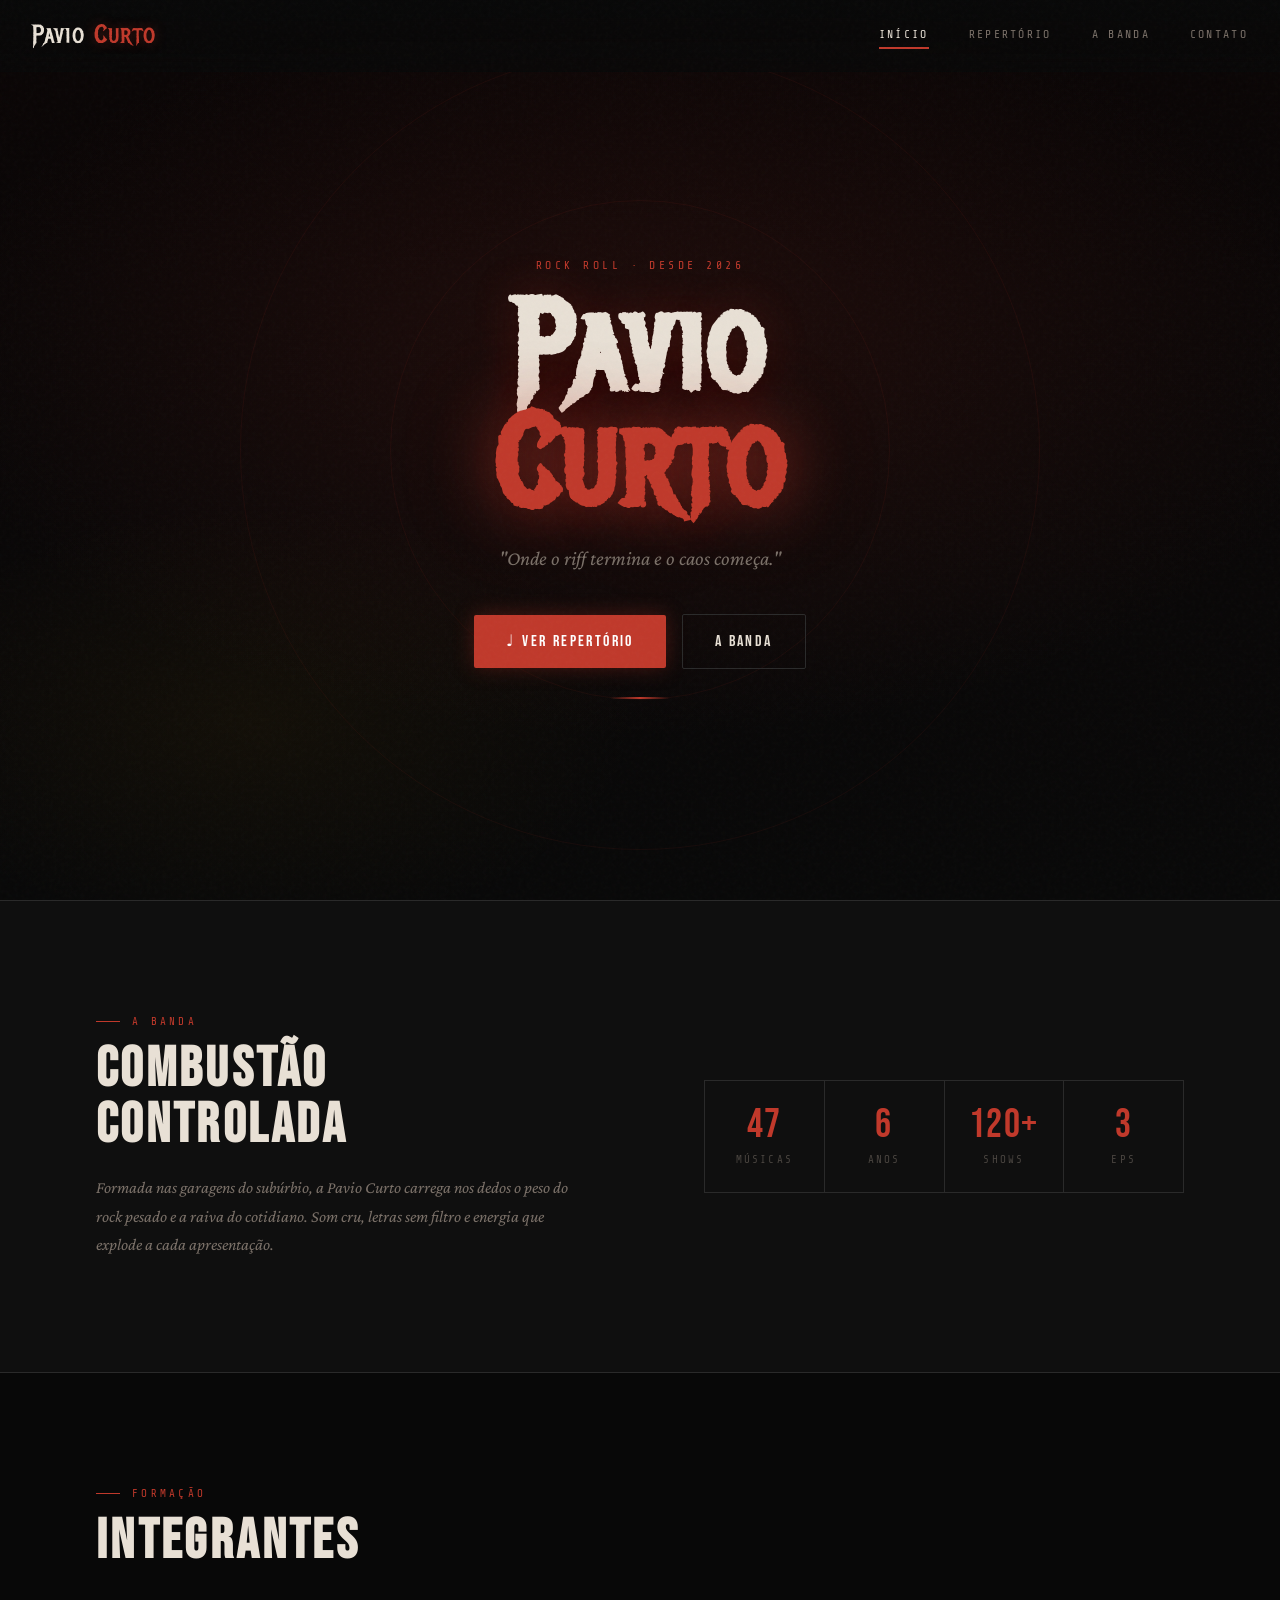
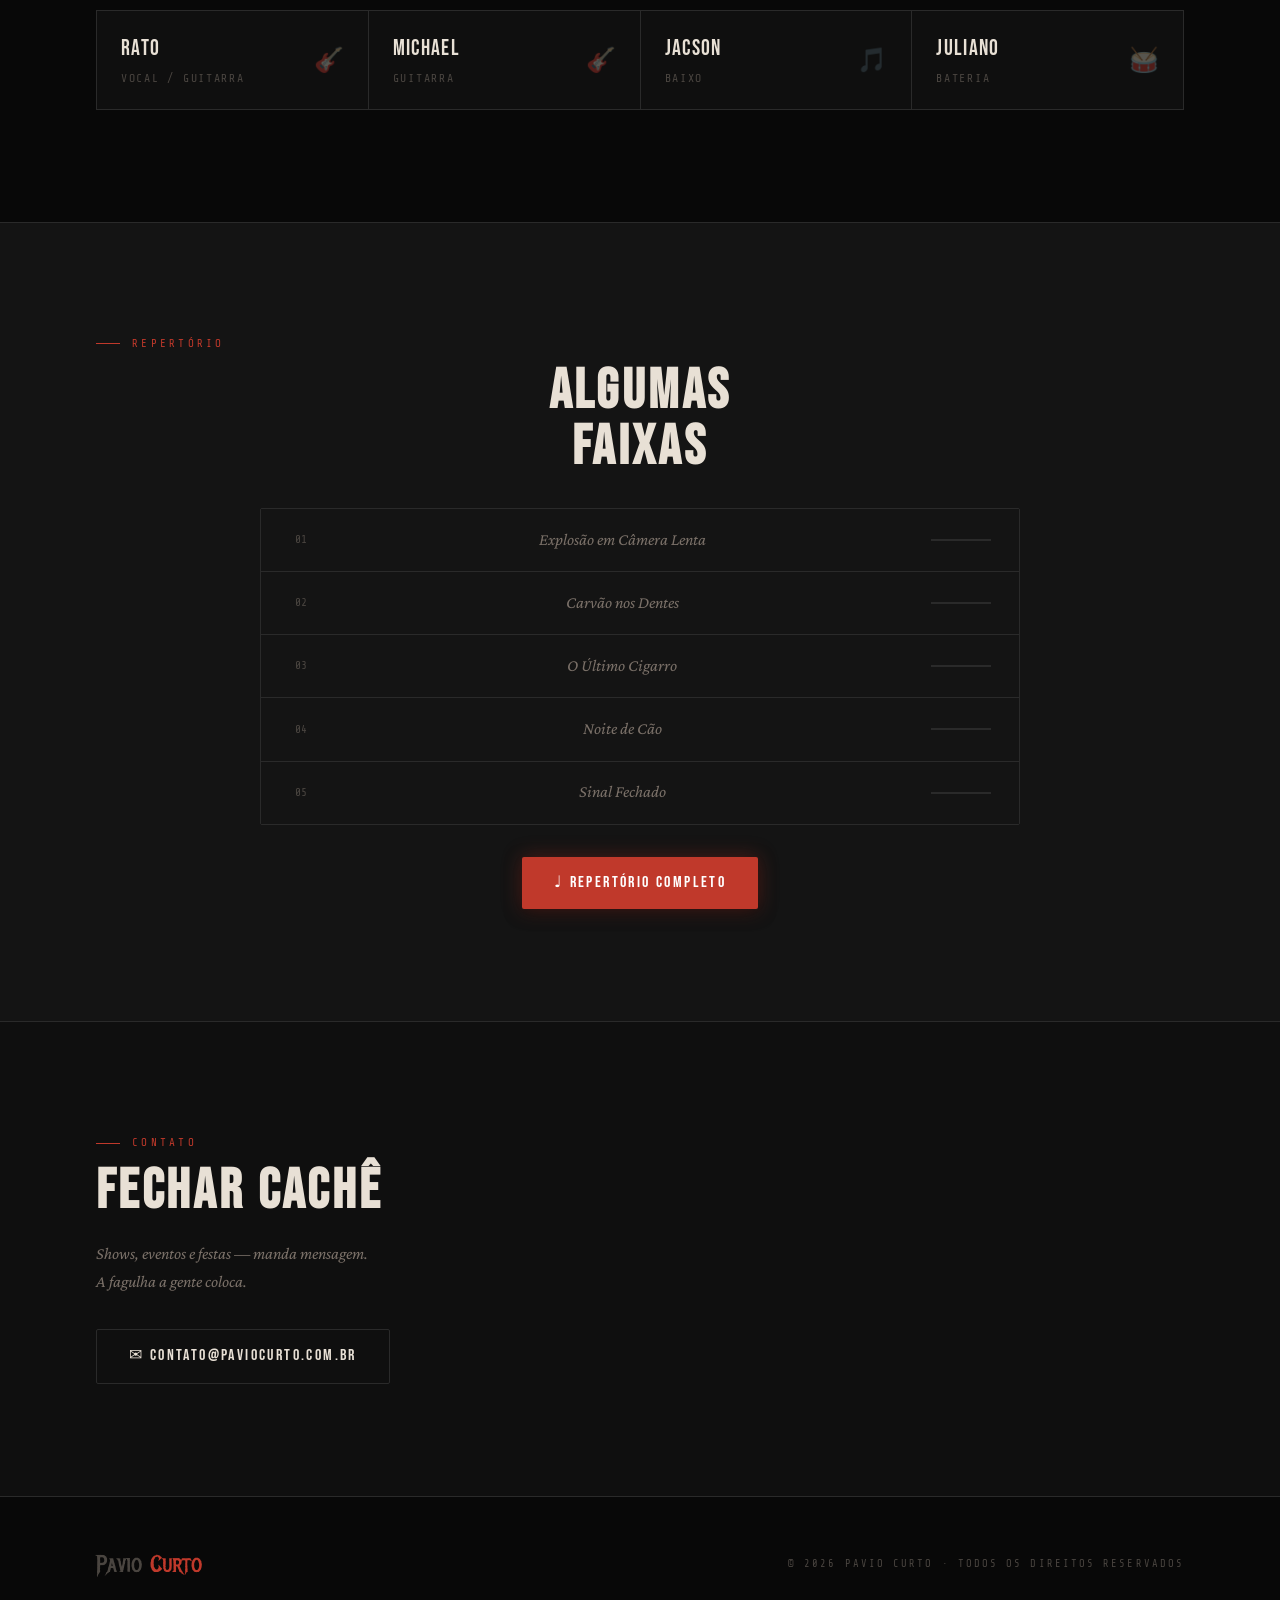
<file: index.html>
<!DOCTYPE html>
<html lang="pt-BR">
<head>
  <meta charset="UTF-8" />
  <meta name="viewport" content="width=device-width, initial-scale=1.0" />
  <meta name="description" content="Pavio Curto — Banda de Rock. Músicas, repertório e cifras." />
  <meta name="theme-color" content="#080808" />
  <title>Pavio Curto — Banda de Rock</title>

  <!-- Fonts preconnect -->
  <link rel="preconnect" href="https://fonts.googleapis.com" />
  <link rel="preconnect" href="https://fonts.gstatic.com" crossorigin />

  <!-- CSS -->
   <link rel="stylesheet" href="css/mobile.css">
  <link rel="stylesheet" href="css/repertorio.css" />
  <link rel="stylesheet" href="css/screens.css" />
  <link rel="stylesheet" href="css/cifra.css">
</head>
<body>

  <!-- ═══ NAV ═══════════════════════════════════ -->
  <nav class="nav" role="navigation" aria-label="Navegação principal">
    <a href="index.html" class="nav__logo" aria-label="Pavio Curto — Início">
      Pavio <span>Curto</span>
    </a>
    <button class="nav__toggle" aria-label="Abrir menu" aria-expanded="false" aria-controls="mainMenu">
      <span></span><span></span><span></span>
    </button>
    <div class="nav__menu" id="mainMenu" role="menu">
      <a href="index.html" role="menuitem">Início</a>
      <a href="pages/repertorio.html" role="menuitem">Repertório</a>
      <a href="#banda" role="menuitem">A Banda</a>
      <a href="#contato" role="menuitem">Contato</a>
    </div>
  </nav>

  <!-- ═══ PAGE WRAPPER ══════════════════════════ -->
  <div class="page-wrapper">

    <!-- ─── HERO ─────────────────────────────── -->
    <section class="hero" aria-labelledby="hero-title">
      <div class="hero__bg" aria-hidden="true"></div>
      <div class="hero__bg-lines" aria-hidden="true"></div>
      <div class="hero__content">
        <p class="hero__eyebrow">Rock Roll · Desde 2026</p>
        <h1 class="hero__title" id="hero-title">
          Pavio<br /><em>Curto</em>
        </h1>
        <p class="hero__subtitle">
          "Onde o riff termina e o caos começa."
        </p>
        <div class="hero__cta-group">
          <a href="pages/repertorio.html" class="btn btn--primary">
            ♩ Ver Repertório
          </a>
          <a href="#banda" class="btn btn--outline">
            A Banda
          </a>
        </div>
        <div class="hero__divider" aria-hidden="true"></div>
      </div>
    </section>

    <!-- ─── BAND INFO ─────────────────────────── -->
    <section class="band-info" id="banda" aria-labelledby="banda-title">
      <div class="band-info__grid">
        <div class="band-info__text reveal">
          <p class="section__label">A Banda</p>
          <h2 class="section__title" id="banda-title">Combustão<br />Controlada</h2>
          <p class="section__desc">
            Formada nas garagens do subúrbio, a Pavio Curto carrega nos dedos o peso do rock
            pesado e a raiva do cotidiano. Som cru, letras sem filtro e energia que explode
            a cada apresentação.
          </p>
        </div>
        <div class="band-info__stats stagger" aria-label="Estatísticas da banda">
          <div class="stat-item">
            <span class="stat-item__number">47</span>
            <span class="stat-item__label">Músicas</span>
          </div>
          <div class="stat-item">
            <span class="stat-item__number">6</span>
            <span class="stat-item__label">Anos</span>
          </div>
          <div class="stat-item">
            <span class="stat-item__number">120+</span>
            <span class="stat-item__label">Shows</span>
          </div>
          <div class="stat-item">
            <span class="stat-item__number">3</span>
            <span class="stat-item__label">EPs</span>
          </div>
        </div>
      </div>
    </section>

    <!-- ─── MEMBROS ───────────────────────────── -->
    <section class="members" aria-labelledby="members-title">
      <p class="section__label">Formação</p>
      <h2 class="section__title" id="members-title">Integrantes</h2>
      <ul class="members__list stagger" aria-label="Membros da banda">
        <li class="member-card">
          <div>
            <div class="member-card__name">Rato</div>
            <div class="member-card__role">Vocal / Guitarra</div>
          </div>
          <span class="member-card__icon" aria-hidden="true">🎸</span>
        </li>
        <li class="member-card">
          <div>
            <div class="member-card__name">Michael</div>
            <div class="member-card__role">Guitarra</div>
          </div>
          <span class="member-card__icon" aria-hidden="true">🎸</span>
        </li>
        <li class="member-card">
          <div>
            <div class="member-card__name">Jacson</div>
            <div class="member-card__role">Baixo</div>
          </div>
          <span class="member-card__icon" aria-hidden="true">🎵</span>
        </li>
        <li class="member-card">
          <div>
            <div class="member-card__name">Juliano</div>
            <div class="member-card__role">Bateria</div>
          </div>
          <span class="member-card__icon" aria-hidden="true">🥁</span>
        </li>
      </ul>
    </section>

    <!-- ─── SETLIST PREVIEW ───────────────────── -->
    <section class="setlist-preview" aria-labelledby="setlist-title">
      <p class="section__label">Repertório</p>
      <h2 class="section__title reveal" id="setlist-title">Algumas<br />Faixas</h2>
      <ul class="setlist-preview__list stagger" aria-label="Prévia do repertório">
        <li class="setlist-preview__item">
          <span class="setlist-preview__num">01</span>
          <span class="setlist-preview__title">Explosão em Câmera Lenta</span>
          <span class="setlist-preview__bar" aria-hidden="true"></span>
        </li>
        <li class="setlist-preview__item">
          <span class="setlist-preview__num">02</span>
          <span class="setlist-preview__title">Carvão nos Dentes</span>
          <span class="setlist-preview__bar" aria-hidden="true"></span>
        </li>
        <li class="setlist-preview__item">
          <span class="setlist-preview__num">03</span>
          <span class="setlist-preview__title">O Último Cigarro</span>
          <span class="setlist-preview__bar" aria-hidden="true"></span>
        </li>
        <li class="setlist-preview__item">
          <span class="setlist-preview__num">04</span>
          <span class="setlist-preview__title">Noite de Cão</span>
          <span class="setlist-preview__bar" aria-hidden="true"></span>
        </li>
        <li class="setlist-preview__item">
          <span class="setlist-preview__num">05</span>
          <span class="setlist-preview__title">Sinal Fechado</span>
          <span class="setlist-preview__bar" aria-hidden="true"></span>
        </li>
      </ul>
      <div class="setlist-preview__cta reveal">
        <a href="pages/repertorio.html" class="btn btn--primary">
          ♩ Repertório Completo
        </a>
      </div>
    </section>

    <!-- ─── CONTATO ───────────────────────────── -->
    <section id="contato" style="border-top: 1px solid var(--border); background: var(--bg-2);">
      <p class="section__label">Contato</p>
      <h2 class="section__title reveal">Fechar Cachê</h2>
      <p class="section__desc reveal" style="transition-delay:0.1s;">
        Shows, eventos e festas — manda mensagem.<br />
        A fagulha a gente coloca.
      </p>
      <div style="margin-top: 2rem;" class="reveal" style="transition-delay:0.2s;">
        <a href="mailto:contato@paviocurto.com.br" class="btn btn--outline">
          ✉ contato@paviocurto.com.br
        </a>
      </div>
    </section>

    <!-- ═══ FOOTER ═══════════════════════════════ -->
    <footer>
      <div class="footer__logo">Pavio <span>Curto</span></div>
      <p class="footer__copy">© 2026 Pavio Curto · Todos os direitos reservados</p>
    </footer>

  </div><!-- /.page-wrapper -->

  <script src="js/main.js"></script>
</body>
</html>
</file>
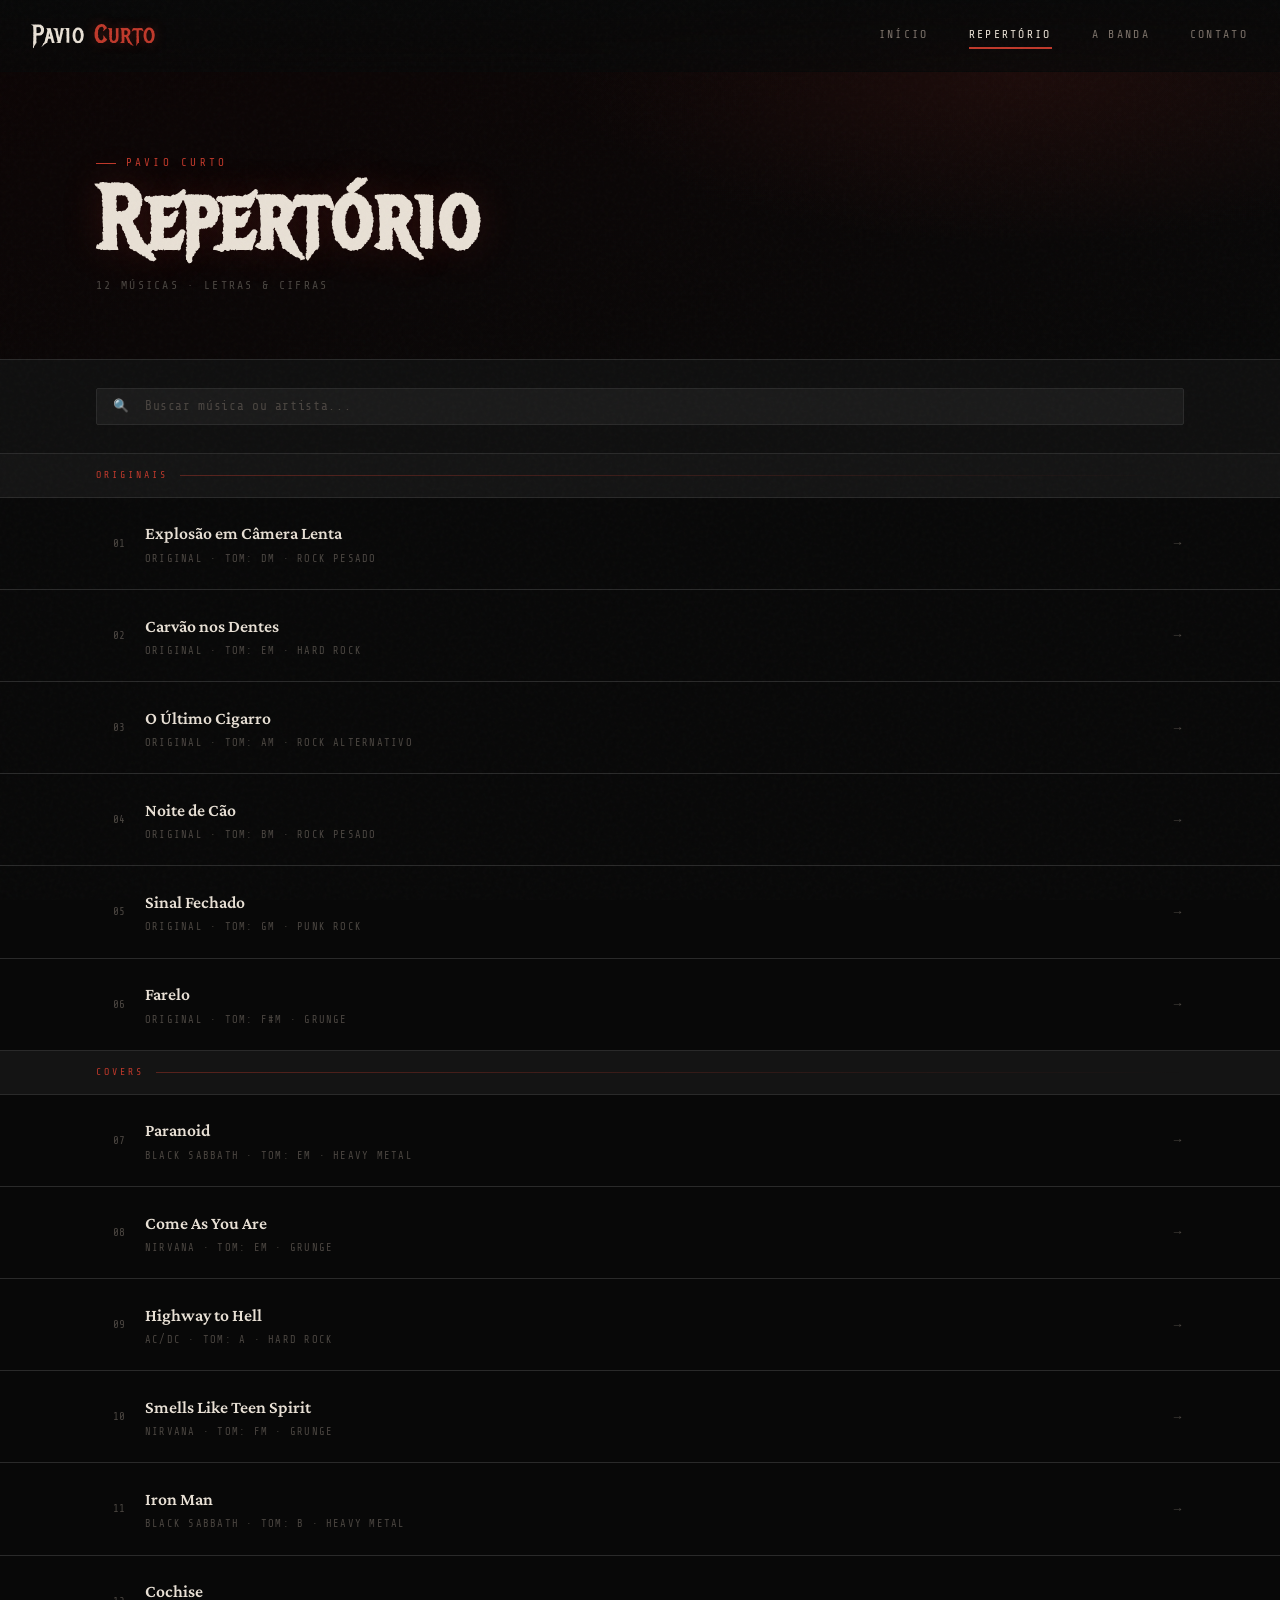
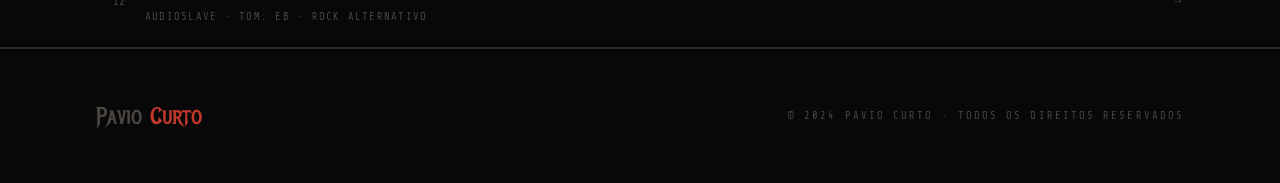
<file: pages/repertorio.html>
<!DOCTYPE html>
<html lang="pt-BR">
<head>
  <meta charset="UTF-8" />
  <meta name="viewport" content="width=device-width, initial-scale=1.0" />
  <meta name="description" content="Repertório completo da Pavio Curto — letras e cifras de todas as músicas." />
  <title>Repertório — Pavio Curto</title>

  <link rel="preconnect" href="https://fonts.googleapis.com" />
  <link rel="preconnect" href="https://fonts.gstatic.com" crossorigin />

  <link rel="stylesheet" href="../css/mobile.css" />
  <link rel="stylesheet" href="../css/screens.css" />
  <link rel="stylesheet" href="../css/repertorio.css" />
</head>
<body>

  <!-- ═══ NAV ═══════════════════════════════════ -->
  <nav class="nav" role="navigation" aria-label="Navegação principal">
    <a href="../index.html" class="nav__logo" aria-label="Pavio Curto — Início">
      Pavio <span>Curto</span>
    </a>
    <button class="nav__toggle" aria-label="Abrir menu" aria-expanded="false" aria-controls="mainMenu">
      <span></span><span></span><span></span>
    </button>
    <div class="nav__menu" id="mainMenu" role="menu">
      <a href="../index.html" role="menuitem">Início</a>
      <a href="repertorio.html" role="menuitem">Repertório</a>
      <a href="../index.html#banda" role="menuitem">A Banda</a>
      <a href="../index.html#contato" role="menuitem">Contato</a>
    </div>
  </nav>

  <div class="page-wrapper">

    <!-- ─── HERO ─────────────────────────────── -->
    <header class="rep-hero" aria-labelledby="rep-title">
      <div class="rep-hero__bg" aria-hidden="true"></div>
      <div class="rep-hero__content">
        <p class="rep-hero__label">Pavio Curto</p>
        <h1 class="rep-hero__title" id="rep-title">Repertório</h1>
        <p class="rep-hero__count">12 músicas · Letras &amp; Cifras</p>
      </div>
    </header>

    <!-- ─── FILTER ────────────────────────────── -->
    <div class="rep-filter" role="search">
      <label for="searchInput" class="sr-only">Buscar música</label>
      <input
        type="search"
        id="searchInput"
        class="rep-filter__search"
        placeholder="🔍  Buscar música ou artista..."
        aria-label="Buscar no repertório"
      />
    </div>

    <!-- ─── LISTA ─────────────────────────────── -->
    <main class="rep-list" aria-label="Lista de músicas">

      <!-- ORIGINAIS -->
      <div class="cat-divider" aria-label="Categoria: Originais">
        <span class="cat-divider__label">Originais</span>
      </div>

      <a href="musicas/explosao.html" class="song-row" aria-label="Explosão em Câmera Lenta — Original">
        <span class="song-row__num">01</span>
        <div class="song-row__info">
          <div class="song-row__title">Explosão em Câmera Lenta</div>
          <div class="song-row__meta">Original · Tom: Dm · Rock Pesado</div>
        </div>
        <span class="song-row__arrow" aria-hidden="true">→</span>
      </a>

      <a href="musicas/carvao.html" class="song-row" aria-label="Carvão nos Dentes — Original">
        <span class="song-row__num">02</span>
        <div class="song-row__info">
          <div class="song-row__title">Carvão nos Dentes</div>
          <div class="song-row__meta">Original · Tom: Em · Hard Rock</div>
        </div>
        <span class="song-row__arrow" aria-hidden="true">→</span>
      </a>

      <a href="musicas/ultimo-cigarro.html" class="song-row">
        <span class="song-row__num">03</span>
        <div class="song-row__info">
          <div class="song-row__title">O Último Cigarro</div>
          <div class="song-row__meta">Original · Tom: Am · Rock Alternativo</div>
        </div>
        <span class="song-row__arrow" aria-hidden="true">→</span>
      </a>

      <a href="musicas/noite-de-cao.html" class="song-row">
        <span class="song-row__num">04</span>
        <div class="song-row__info">
          <div class="song-row__title">Noite de Cão</div>
          <div class="song-row__meta">Original · Tom: Bm · Rock Pesado</div>
        </div>
        <span class="song-row__arrow" aria-hidden="true">→</span>
      </a>

      <a href="musicas/sinal-fechado.html" class="song-row">
        <span class="song-row__num">05</span>
        <div class="song-row__info">
          <div class="song-row__title">Sinal Fechado</div>
          <div class="song-row__meta">Original · Tom: Gm · Punk Rock</div>
        </div>
        <span class="song-row__arrow" aria-hidden="true">→</span>
      </a>

      <a href="musicas/farelo.html" class="song-row">
        <span class="song-row__num">06</span>
        <div class="song-row__info">
          <div class="song-row__title">Farelo</div>
          <div class="song-row__meta">Original · Tom: F#m · Grunge</div>
        </div>
        <span class="song-row__arrow" aria-hidden="true">→</span>
      </a>

      <!-- COVERS -->
      <div class="cat-divider" aria-label="Categoria: Covers">
        <span class="cat-divider__label">Covers</span>
      </div>

      <a href="musicas/paranoid.html" class="song-row">
        <span class="song-row__num">07</span>
        <div class="song-row__info">
          <div class="song-row__title">Paranoid</div>
          <div class="song-row__meta">Black Sabbath · Tom: Em · Heavy Metal</div>
        </div>
        <span class="song-row__arrow" aria-hidden="true">→</span>
      </a>

      <a href="musicas/come-as-you-are.html" class="song-row">
        <span class="song-row__num">08</span>
        <div class="song-row__info">
          <div class="song-row__title">Come As You Are</div>
          <div class="song-row__meta">Nirvana · Tom: Em · Grunge</div>
        </div>
        <span class="song-row__arrow" aria-hidden="true">→</span>
      </a>

      <a href="musicas/highway-to-hell.html" class="song-row">
        <span class="song-row__num">09</span>
        <div class="song-row__info">
          <div class="song-row__title">Highway to Hell</div>
          <div class="song-row__meta">AC/DC · Tom: A · Hard Rock</div>
        </div>
        <span class="song-row__arrow" aria-hidden="true">→</span>
      </a>

      <a href="musicas/smells-like-teen-spirit.html" class="song-row">
        <span class="song-row__num">10</span>
        <div class="song-row__info">
          <div class="song-row__title">Smells Like Teen Spirit</div>
          <div class="song-row__meta">Nirvana · Tom: Fm · Grunge</div>
        </div>
        <span class="song-row__arrow" aria-hidden="true">→</span>
      </a>

      <a href="musicas/iron-man.html" class="song-row">
        <span class="song-row__num">11</span>
        <div class="song-row__info">
          <div class="song-row__title">Iron Man</div>
          <div class="song-row__meta">Black Sabbath · Tom: B · Heavy Metal</div>
        </div>
        <span class="song-row__arrow" aria-hidden="true">→</span>
      </a>

      <a href="musicas/cochise.html" class="song-row">
        <span class="song-row__num">12</span>
        <div class="song-row__info">
          <div class="song-row__title">Cochise</div>
          <div class="song-row__meta">Audioslave · Tom: Eb · Rock Alternativo</div>
        </div>
        <span class="song-row__arrow" aria-hidden="true">→</span>
      </a>

    </main>

    <!-- ═══ FOOTER ═══════════════════════════════ -->
    <footer>
      <div class="footer__logo">Pavio <span>Curto</span></div>
      <p class="footer__copy">© 2024 Pavio Curto · Todos os direitos reservados</p>
    </footer>

  </div><!-- /.page-wrapper -->

  <!-- Acessibilidade: sr-only -->
  <style>.sr-only{position:absolute;width:1px;height:1px;padding:0;margin:-1px;overflow:hidden;clip:rect(0,0,0,0);border:0}</style>

  <script src="../js/main.js"></script>
</body>
</html>
</file>
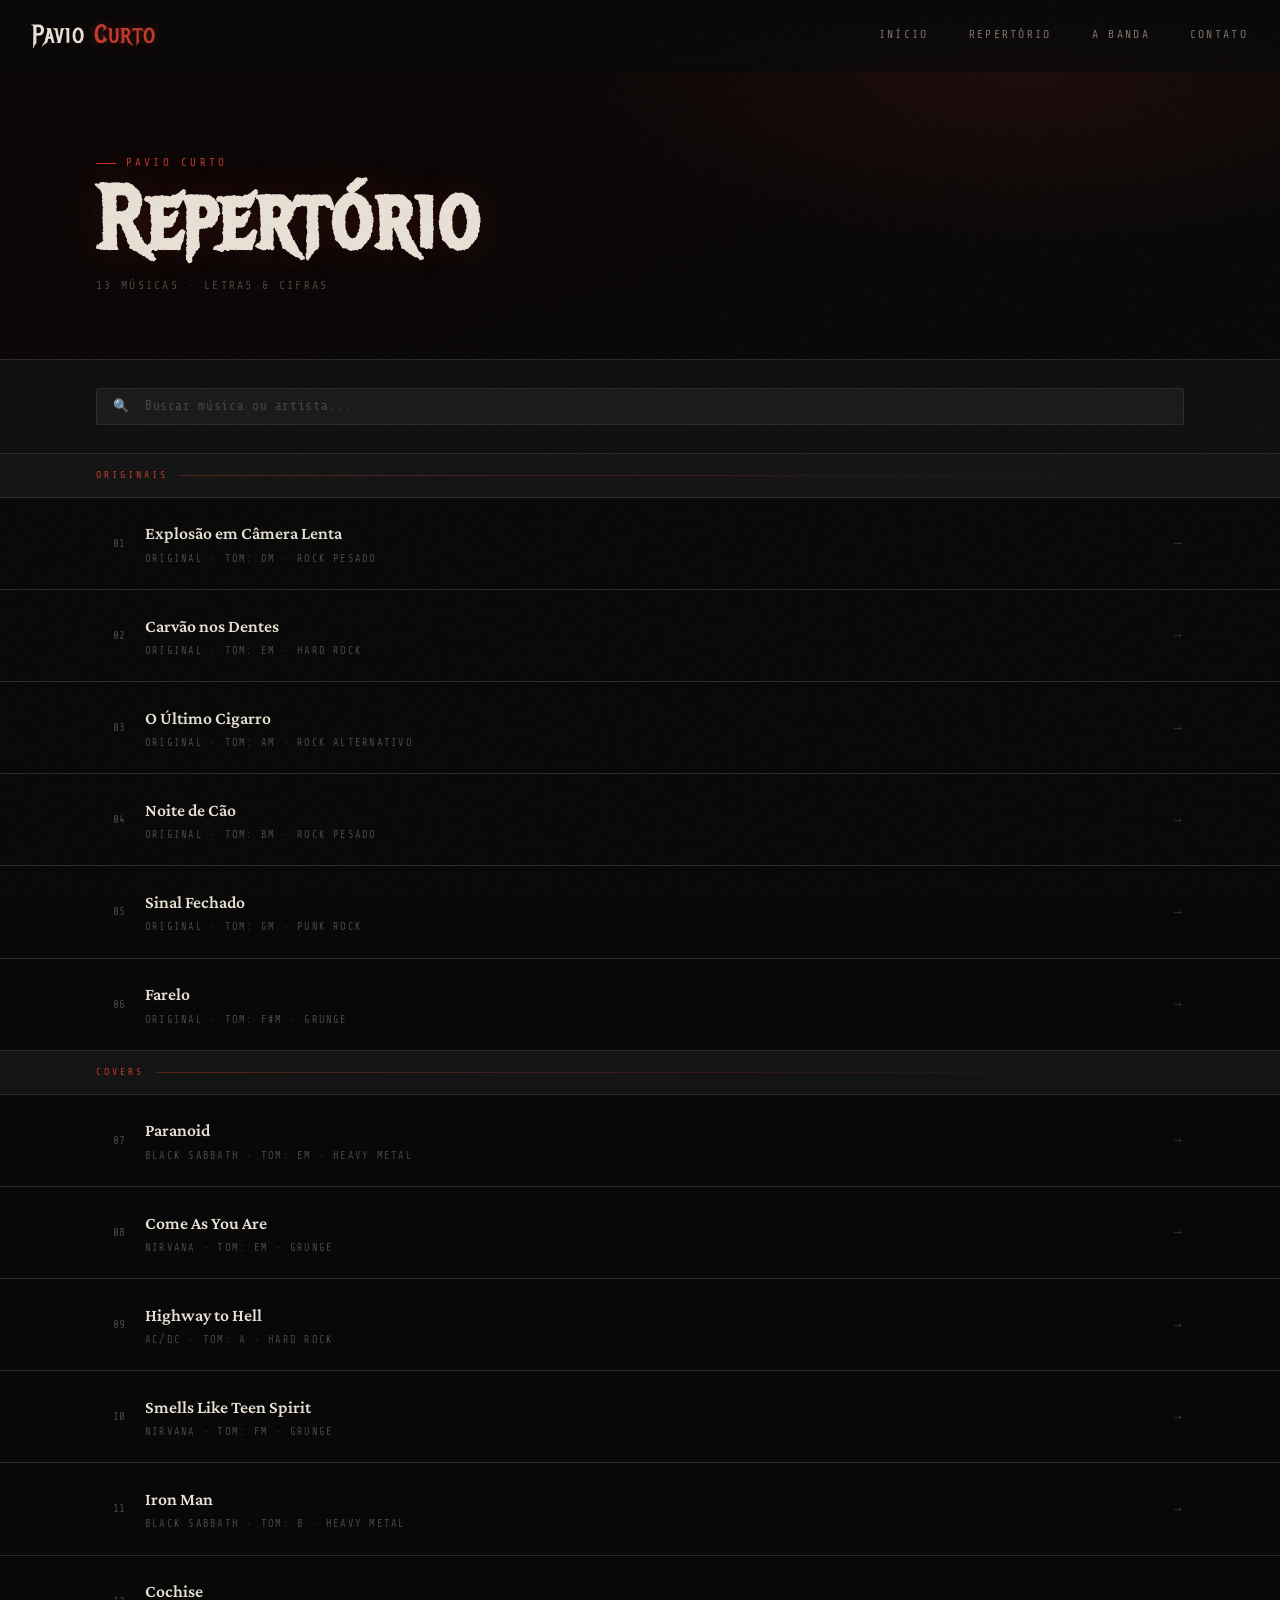
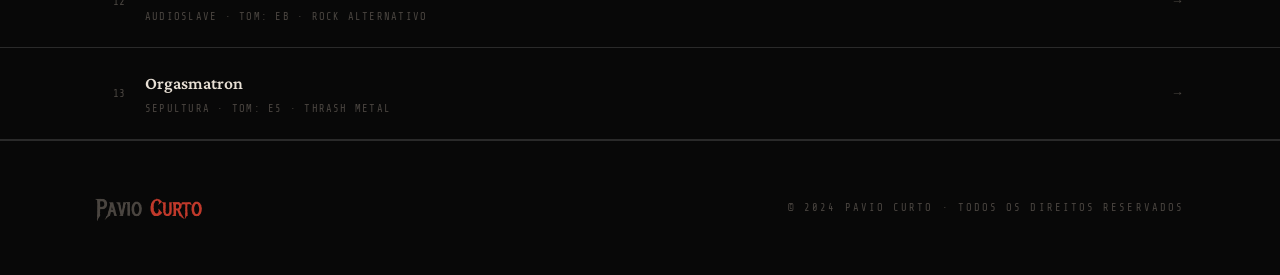
<file: pages/repertorio3.html>
<!DOCTYPE html>
<html lang="pt-BR">
<head>
  <meta charset="UTF-8" />
  <meta name="viewport" content="width=device-width, initial-scale=1.0" />
  <meta name="description" content="Repertório completo da Pavio Curto — letras e cifras de todas as músicas." />
  <title>Repertório — Pavio Curto</title>

  <link rel="preconnect" href="https://fonts.googleapis.com" />
  <link rel="preconnect" href="https://fonts.gstatic.com" crossorigin />

  <link rel="stylesheet" href="../css/mobile.css" />
  <link rel="stylesheet" href="../css/screens.css" />
  <link rel="stylesheet" href="../css/repertorio.css" />
</head>
<body>

  <!-- ═══ NAV ═══════════════════════════════════ -->
  <nav class="nav" role="navigation" aria-label="Navegação principal">
    <a href="../index.html" class="nav__logo" aria-label="Pavio Curto — Início">
      Pavio <span>Curto</span>
    </a>
    <button class="nav__toggle" aria-label="Abrir menu" aria-expanded="false" aria-controls="mainMenu">
      <span></span><span></span><span></span>
    </button>
    <div class="nav__menu" id="mainMenu" role="menu">
      <a href="../index.html" role="menuitem">Início</a>
      <a href="repertorio.html" role="menuitem">Repertório</a>
      <a href="../index.html#banda" role="menuitem">A Banda</a>
      <a href="../index.html#contato" role="menuitem">Contato</a>
    </div>
  </nav>

  <div class="page-wrapper">

    <!-- ─── HERO ─────────────────────────────── -->
    <header class="rep-hero" aria-labelledby="rep-title">
      <div class="rep-hero__bg" aria-hidden="true"></div>
      <div class="rep-hero__content">
        <p class="rep-hero__label">Pavio Curto</p>
        <h1 class="rep-hero__title" id="rep-title">Repertório</h1>
        <p class="rep-hero__count">13 músicas · Letras &amp; Cifras</p>
      </div>
    </header>

    <!-- ─── FILTER ────────────────────────────── -->
    <div class="rep-filter" role="search">
      <label for="searchInput" class="sr-only">Buscar música</label>
      <input
        type="search"
        id="searchInput"
        class="rep-filter__search"
        placeholder="🔍  Buscar música ou artista..."
        aria-label="Buscar no repertório"
      />
    </div>

    <!-- ─── LISTA ─────────────────────────────── -->
    <main class="rep-list" aria-label="Lista de músicas">

      <!-- ORIGINAIS -->
      <div class="cat-divider" aria-label="Categoria: Originais">
        <span class="cat-divider__label">Originais</span>
      </div>

      <a href="musicas/explosao.html" class="song-row" aria-label="Explosão em Câmera Lenta — Original">
        <span class="song-row__num">01</span>
        <div class="song-row__info">
          <div class="song-row__title">Explosão em Câmera Lenta</div>
          <div class="song-row__meta">Original · Tom: Dm · Rock Pesado</div>
        </div>
        <span class="song-row__arrow" aria-hidden="true">→</span>
      </a>

      <a href="musicas/carvao.html" class="song-row" aria-label="Carvão nos Dentes — Original">
        <span class="song-row__num">02</span>
        <div class="song-row__info">
          <div class="song-row__title">Carvão nos Dentes</div>
          <div class="song-row__meta">Original · Tom: Em · Hard Rock</div>
        </div>
        <span class="song-row__arrow" aria-hidden="true">→</span>
      </a>

      <a href="musicas/ultimo-cigarro.html" class="song-row">
        <span class="song-row__num">03</span>
        <div class="song-row__info">
          <div class="song-row__title">O Último Cigarro</div>
          <div class="song-row__meta">Original · Tom: Am · Rock Alternativo</div>
        </div>
        <span class="song-row__arrow" aria-hidden="true">→</span>
      </a>

      <a href="musicas/noite-de-cao.html" class="song-row">
        <span class="song-row__num">04</span>
        <div class="song-row__info">
          <div class="song-row__title">Noite de Cão</div>
          <div class="song-row__meta">Original · Tom: Bm · Rock Pesado</div>
        </div>
        <span class="song-row__arrow" aria-hidden="true">→</span>
      </a>

      <a href="musicas/sinal-fechado.html" class="song-row">
        <span class="song-row__num">05</span>
        <div class="song-row__info">
          <div class="song-row__title">Sinal Fechado</div>
          <div class="song-row__meta">Original · Tom: Gm · Punk Rock</div>
        </div>
        <span class="song-row__arrow" aria-hidden="true">→</span>
      </a>

      <a href="musicas/farelo.html" class="song-row">
        <span class="song-row__num">06</span>
        <div class="song-row__info">
          <div class="song-row__title">Farelo</div>
          <div class="song-row__meta">Original · Tom: F#m · Grunge</div>
        </div>
        <span class="song-row__arrow" aria-hidden="true">→</span>
      </a>

      <!-- COVERS -->
      <div class="cat-divider" aria-label="Categoria: Covers">
        <span class="cat-divider__label">Covers</span>
      </div>

      <a href="musicas/paranoid.html" class="song-row">
        <span class="song-row__num">07</span>
        <div class="song-row__info">
          <div class="song-row__title">Paranoid</div>
          <div class="song-row__meta">Black Sabbath · Tom: Em · Heavy Metal</div>
        </div>
        <span class="song-row__arrow" aria-hidden="true">→</span>
      </a>

      <a href="musicas/come-as-you-are.html" class="song-row">
        <span class="song-row__num">08</span>
        <div class="song-row__info">
          <div class="song-row__title">Come As You Are</div>
          <div class="song-row__meta">Nirvana · Tom: Em · Grunge</div>
        </div>
        <span class="song-row__arrow" aria-hidden="true">→</span>
      </a>

      <a href="musicas/highway-to-hell.html" class="song-row">
        <span class="song-row__num">09</span>
        <div class="song-row__info">
          <div class="song-row__title">Highway to Hell</div>
          <div class="song-row__meta">AC/DC · Tom: A · Hard Rock</div>
        </div>
        <span class="song-row__arrow" aria-hidden="true">→</span>
      </a>

      <a href="musicas/smells-like-teen-spirit.html" class="song-row">
        <span class="song-row__num">10</span>
        <div class="song-row__info">
          <div class="song-row__title">Smells Like Teen Spirit</div>
          <div class="song-row__meta">Nirvana · Tom: Fm · Grunge</div>
        </div>
        <span class="song-row__arrow" aria-hidden="true">→</span>
      </a>

      <a href="musicas/iron-man.html" class="song-row">
        <span class="song-row__num">11</span>
        <div class="song-row__info">
          <div class="song-row__title">Iron Man</div>
          <div class="song-row__meta">Black Sabbath · Tom: B · Heavy Metal</div>
        </div>
        <span class="song-row__arrow" aria-hidden="true">→</span>
      </a>

      <a href="musicas/cochise.html" class="song-row">
        <span class="song-row__num">12</span>
        <div class="song-row__info">
          <div class="song-row__title">Cochise</div>
          <div class="song-row__meta">Audioslave · Tom: Eb · Rock Alternativo</div>
        </div>
        <span class="song-row__arrow" aria-hidden="true">→</span>
      </a>

      <a href="musicas/orgasmatron.html" class="song-row">
        <span class="song-row__num">13</span>
        <div class="song-row__info">
          <div class="song-row__title">Orgasmatron</div>
          <div class="song-row__meta">Sepultura · Tom: E5 · Thrash Metal</div>
        </div>
        <span class="song-row__arrow" aria-hidden="true">→</span>
      </a>

    </main>

    <!-- ═══ FOOTER ═══════════════════════════════ -->
    <footer>
      <div class="footer__logo">Pavio <span>Curto</span></div>
      <p class="footer__copy">© 2024 Pavio Curto · Todos os direitos reservados</p>
    </footer>

  </div><!-- /.page-wrapper -->

  <!-- Acessibilidade: sr-only -->
  <style>.sr-only{position:absolute;width:1px;height:1px;padding:0;margin:-1px;overflow:hidden;clip:rect(0,0,0,0);border:0}</style>

  <script src="../js/main.js"></script>
</body>
</html>
</file>
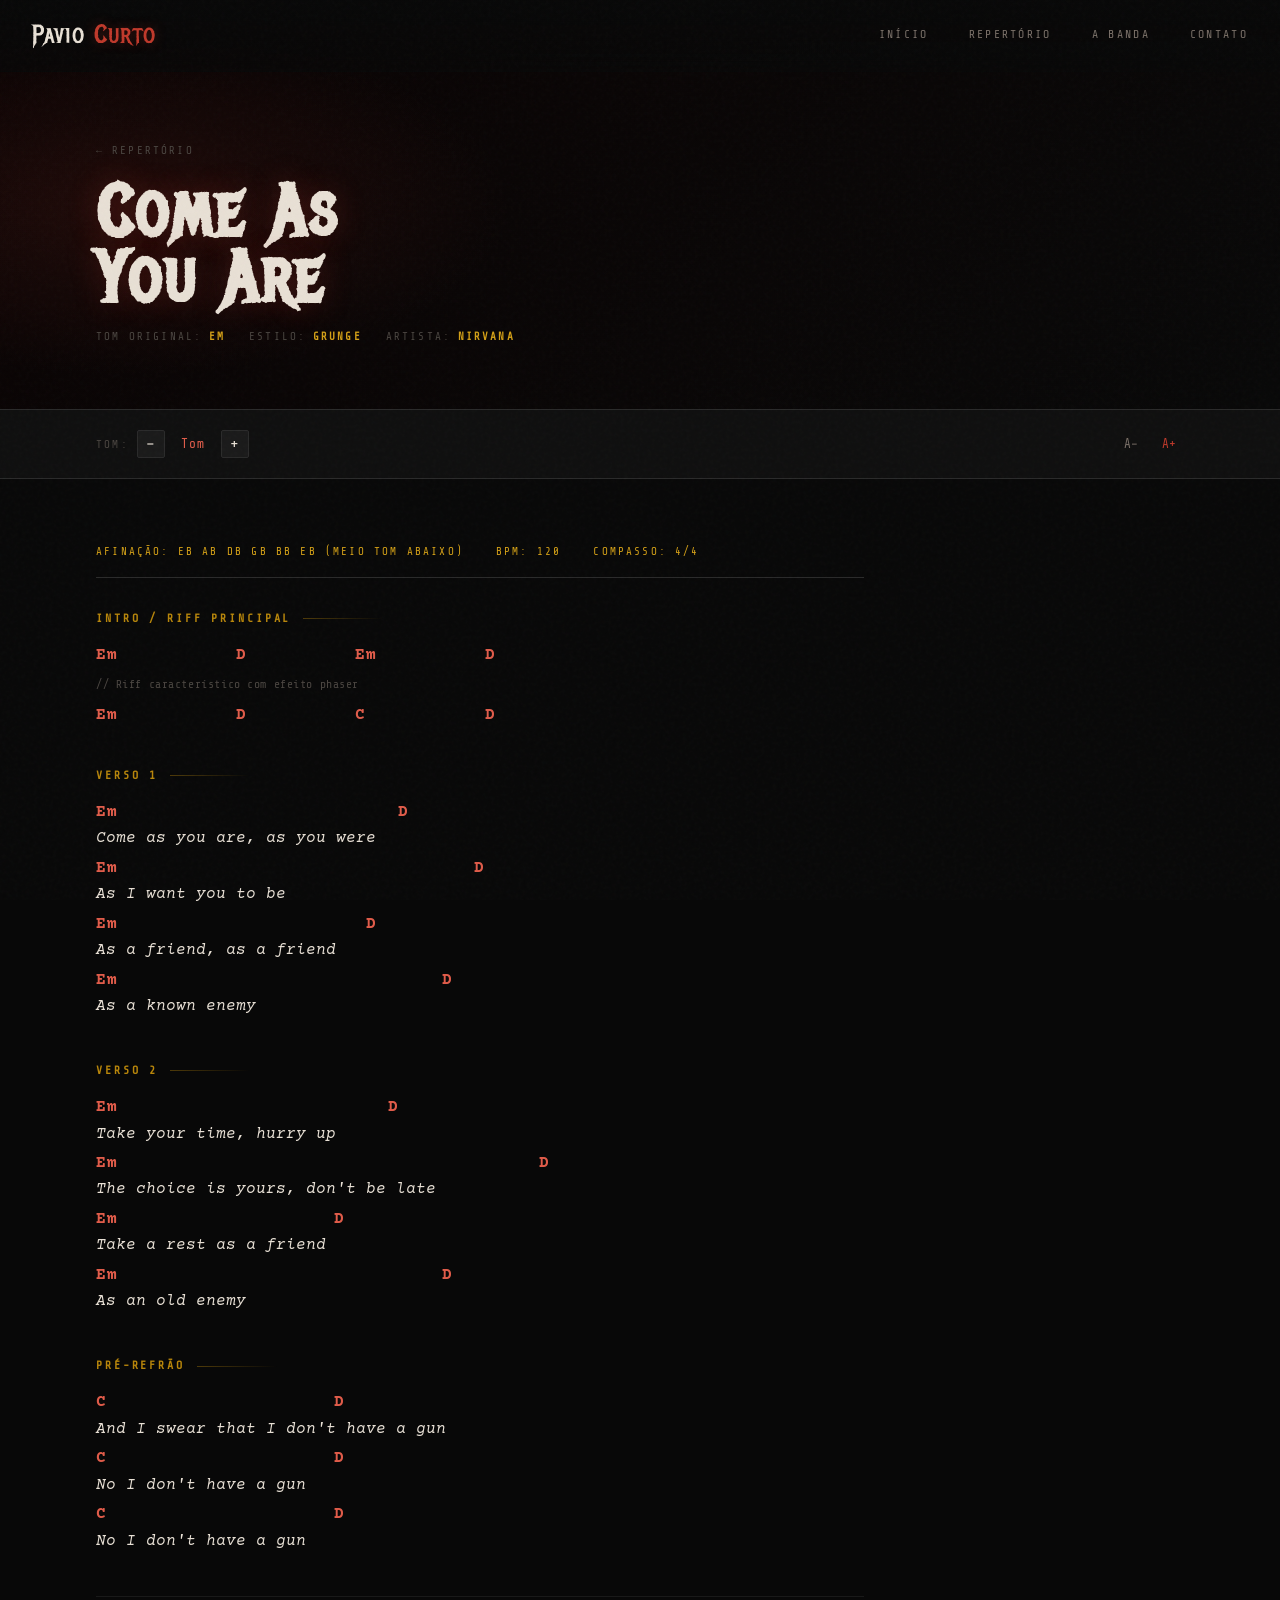
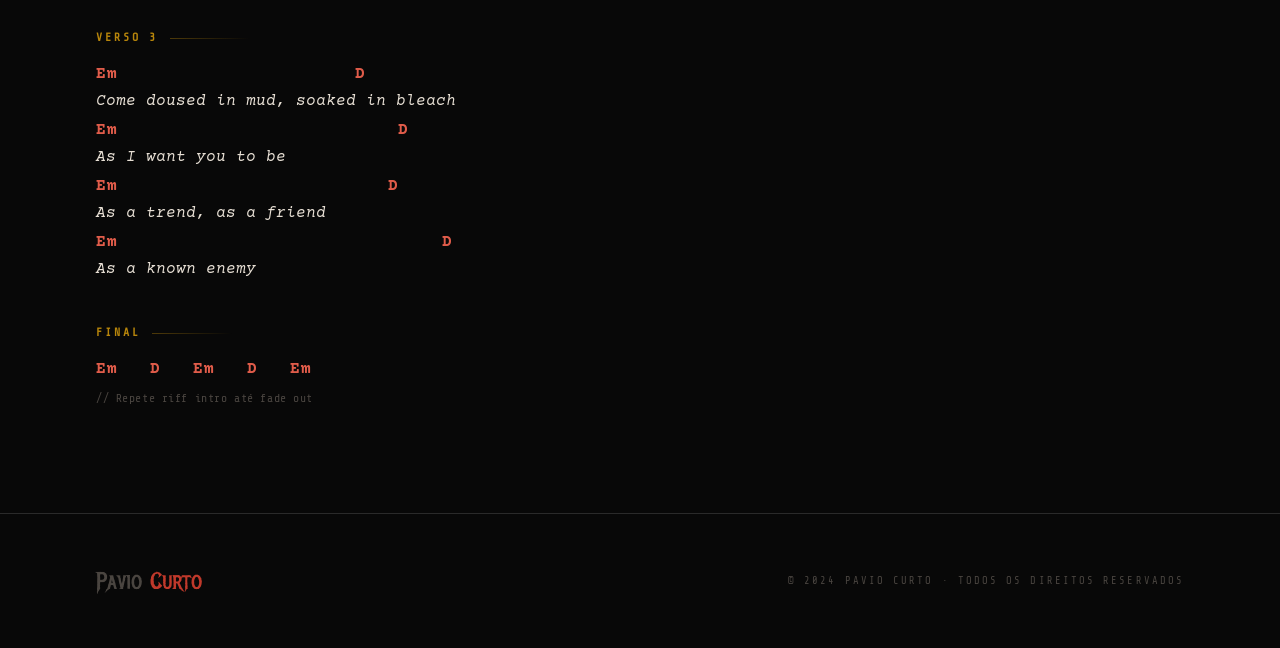
<file: pages/musicas/come-as-you-are.html>
<!DOCTYPE html>
<html lang="pt-BR">
<head>
  <meta charset="UTF-8" />
  <meta name="viewport" content="width=device-width, initial-scale=1.0" />
  <meta name="description" content="Come As You Are — Nirvana. Letra e cifra completa. Pavio Curto." />
  <title>Come As You Are — Pavio Curto</title>

  <link rel="preconnect" href="https://fonts.googleapis.com" />
  <link rel="preconnect" href="https://fonts.gstatic.com" crossorigin />

  <link rel="stylesheet" href="../../css/mobile.css" />
  <link rel="stylesheet" href="../../css/screens.css" />
  <link rel="stylesheet" href="../../css/cifra.css" />
</head>
<body>

  <!-- ═══ NAV ═══════════════════════════════════ -->
  <nav class="nav" role="navigation" aria-label="Navegação principal">
    <a href="../../index.html" class="nav__logo" aria-label="Pavio Curto — Início">
      Pavio <span>Curto</span>
    </a>
    <button class="nav__toggle" aria-label="Abrir menu" aria-expanded="false" aria-controls="mainMenu">
      <span></span><span></span><span></span>
    </button>
    <div class="nav__menu" id="mainMenu" role="menu">
      <a href="../../index.html" role="menuitem">Início</a>
      <a href="../repertorio.html" role="menuitem">Repertório</a>
      <a href="../../index.html#banda" role="menuitem">A Banda</a>
      <a href="../../index.html#contato" role="menuitem">Contato</a>
    </div>
  </nav>

  <div class="page-wrapper">

    <header class="song-header" aria-labelledby="song-title">
      <div class="song-header__bg" aria-hidden="true"></div>
      <div class="song-header__content">
        <a href="../repertorio.html" class="song-header__back">Repertório</a>
        <h1 class="song-header__title" id="song-title">Come As<br>You Are</h1>
        <div class="song-header__meta">
          <span class="song-header__tag">Tom original: <strong>Em</strong></span>
          <span class="song-header__tag">Estilo: <strong>Grunge</strong></span>
          <span class="song-header__tag">Artista: <strong>Nirvana</strong></span>
        </div>
      </div>
    </header>

    <div class="cifra-controls" aria-label="Controles da cifra">
      <div class="transpose-group" role="group" aria-label="Transposição de tom">
        <span class="transpose-label">Tom:</span>
        <button class="transpose-btn" id="transposeDown" aria-label="Diminuir tom">−</button>
        <span class="transpose-display" id="transposeDisplay" aria-live="polite">Tom</span>
        <button class="transpose-btn" id="transposeUp" aria-label="Aumentar tom">+</button>
      </div>
      <div class="font-size-group" role="group" aria-label="Tamanho do texto">
        <button class="font-size-btn" data-dir="down" aria-label="Diminuir fonte">A−</button>
        <button class="font-size-btn active" data-dir="up" aria-label="Aumentar fonte">A+</button>
      </div>
    </div>

    <main class="cifra-body size-md" aria-label="Letra e cifra">

      <div class="cifra-key-note">
        <span>Afinação: Eb Ab Db Gb Bb eb (meio tom abaixo)</span>
        <span>BPM: <span>120</span></span>
        <span>Compasso: <span>4/4</span></span>
      </div>

      <!-- INTRO -->
      <div class="song-section">
        <h2 class="song-section__name">Intro / Riff Principal</h2>
        <div class="chord-block">
          <span class="chord-line"><span class="chord" data-original="Em">Em</span>           <span class="chord" data-original="D">D</span>          <span class="chord" data-original="Em">Em</span>          <span class="chord" data-original="D">D</span></span>
          <span class="song-comment">// Riff característico com efeito phaser</span>
        </div>
        <div class="chord-block">
          <span class="chord-line"><span class="chord" data-original="Em">Em</span>           <span class="chord" data-original="D">D</span>          <span class="chord" data-original="C">C</span>           <span class="chord" data-original="D">D</span></span>
        </div>
      </div>

      <!-- VERSO 1 -->
      <div class="song-section">
        <h2 class="song-section__name">Verso 1</h2>
        <div class="chord-block">
          <span class="chord-line"><span class="chord" data-original="Em">Em</span>                          <span class="chord" data-original="D">D</span></span>
          <span class="lyric-line">Come as you are, as you were</span>
        </div>
        <div class="chord-block">
          <span class="chord-line"><span class="chord" data-original="Em">Em</span>                                 <span class="chord" data-original="D">D</span></span>
          <span class="lyric-line">As I want you to be</span>
        </div>
        <div class="chord-block">
          <span class="chord-line"><span class="chord" data-original="Em">Em</span>                       <span class="chord" data-original="D">D</span></span>
          <span class="lyric-line">As a friend, as a friend</span>
        </div>
        <div class="chord-block">
          <span class="chord-line"><span class="chord" data-original="Em">Em</span>                              <span class="chord" data-original="D">D</span></span>
          <span class="lyric-line">As a known enemy</span>
        </div>
      </div>

      <!-- VERSO 2 -->
      <div class="song-section">
        <h2 class="song-section__name">Verso 2</h2>
        <div class="chord-block">
          <span class="chord-line"><span class="chord" data-original="Em">Em</span>                         <span class="chord" data-original="D">D</span></span>
          <span class="lyric-line">Take your time, hurry up</span>
        </div>
        <div class="chord-block">
          <span class="chord-line"><span class="chord" data-original="Em">Em</span>                                       <span class="chord" data-original="D">D</span></span>
          <span class="lyric-line">The choice is yours, don't be late</span>
        </div>
        <div class="chord-block">
          <span class="chord-line"><span class="chord" data-original="Em">Em</span>                    <span class="chord" data-original="D">D</span></span>
          <span class="lyric-line">Take a rest as a friend</span>
        </div>
        <div class="chord-block">
          <span class="chord-line"><span class="chord" data-original="Em">Em</span>                              <span class="chord" data-original="D">D</span></span>
          <span class="lyric-line">As an old enemy</span>
        </div>
      </div>

      <!-- PRÉ-REFRÃO -->
      <div class="song-section">
        <h2 class="song-section__name">Pré-refrão</h2>
        <div class="chord-block">
          <span class="chord-line"><span class="chord" data-original="C">C</span>                     <span class="chord" data-original="D">D</span></span>
          <span class="lyric-line">And I swear that I don't have a gun</span>
        </div>
        <div class="chord-block">
          <span class="chord-line"><span class="chord" data-original="C">C</span>                     <span class="chord" data-original="D">D</span></span>
          <span class="lyric-line">No I don't have a gun</span>
        </div>
        <div class="chord-block">
          <span class="chord-line"><span class="chord" data-original="C">C</span>                     <span class="chord" data-original="D">D</span></span>
          <span class="lyric-line">No I don't have a gun</span>
        </div>
      </div>

      <hr class="song-section-sep" />

      <!-- VERSO 3 -->
      <div class="song-section">
        <h2 class="song-section__name">Verso 3</h2>
        <div class="chord-block">
          <span class="chord-line"><span class="chord" data-original="Em">Em</span>                      <span class="chord" data-original="D">D</span></span>
          <span class="lyric-line">Come doused in mud, soaked in bleach</span>
        </div>
        <div class="chord-block">
          <span class="chord-line"><span class="chord" data-original="Em">Em</span>                          <span class="chord" data-original="D">D</span></span>
          <span class="lyric-line">As I want you to be</span>
        </div>
        <div class="chord-block">
          <span class="chord-line"><span class="chord" data-original="Em">Em</span>                         <span class="chord" data-original="D">D</span></span>
          <span class="lyric-line">As a trend, as a friend</span>
        </div>
        <div class="chord-block">
          <span class="chord-line"><span class="chord" data-original="Em">Em</span>                              <span class="chord" data-original="D">D</span></span>
          <span class="lyric-line">As a known enemy</span>
        </div>
      </div>

      <!-- FINAL -->
      <div class="song-section">
        <h2 class="song-section__name">Final</h2>
        <div class="chord-block">
          <span class="chord-line"><span class="chord" data-original="Em">Em</span>   <span class="chord" data-original="D">D</span>   <span class="chord" data-original="Em">Em</span>   <span class="chord" data-original="D">D</span>   <span class="chord" data-original="Em">Em</span></span>
          <span class="song-comment">// Repete riff intro até fade out</span>
        </div>
      </div>

    </main>

    <footer>
      <div class="footer__logo">Pavio <span>Curto</span></div>
      <p class="footer__copy">© 2024 Pavio Curto · Todos os direitos reservados</p>
    </footer>

  </div>

  <script src="../../js/main.js"></script>
</body>
</html>
</file>
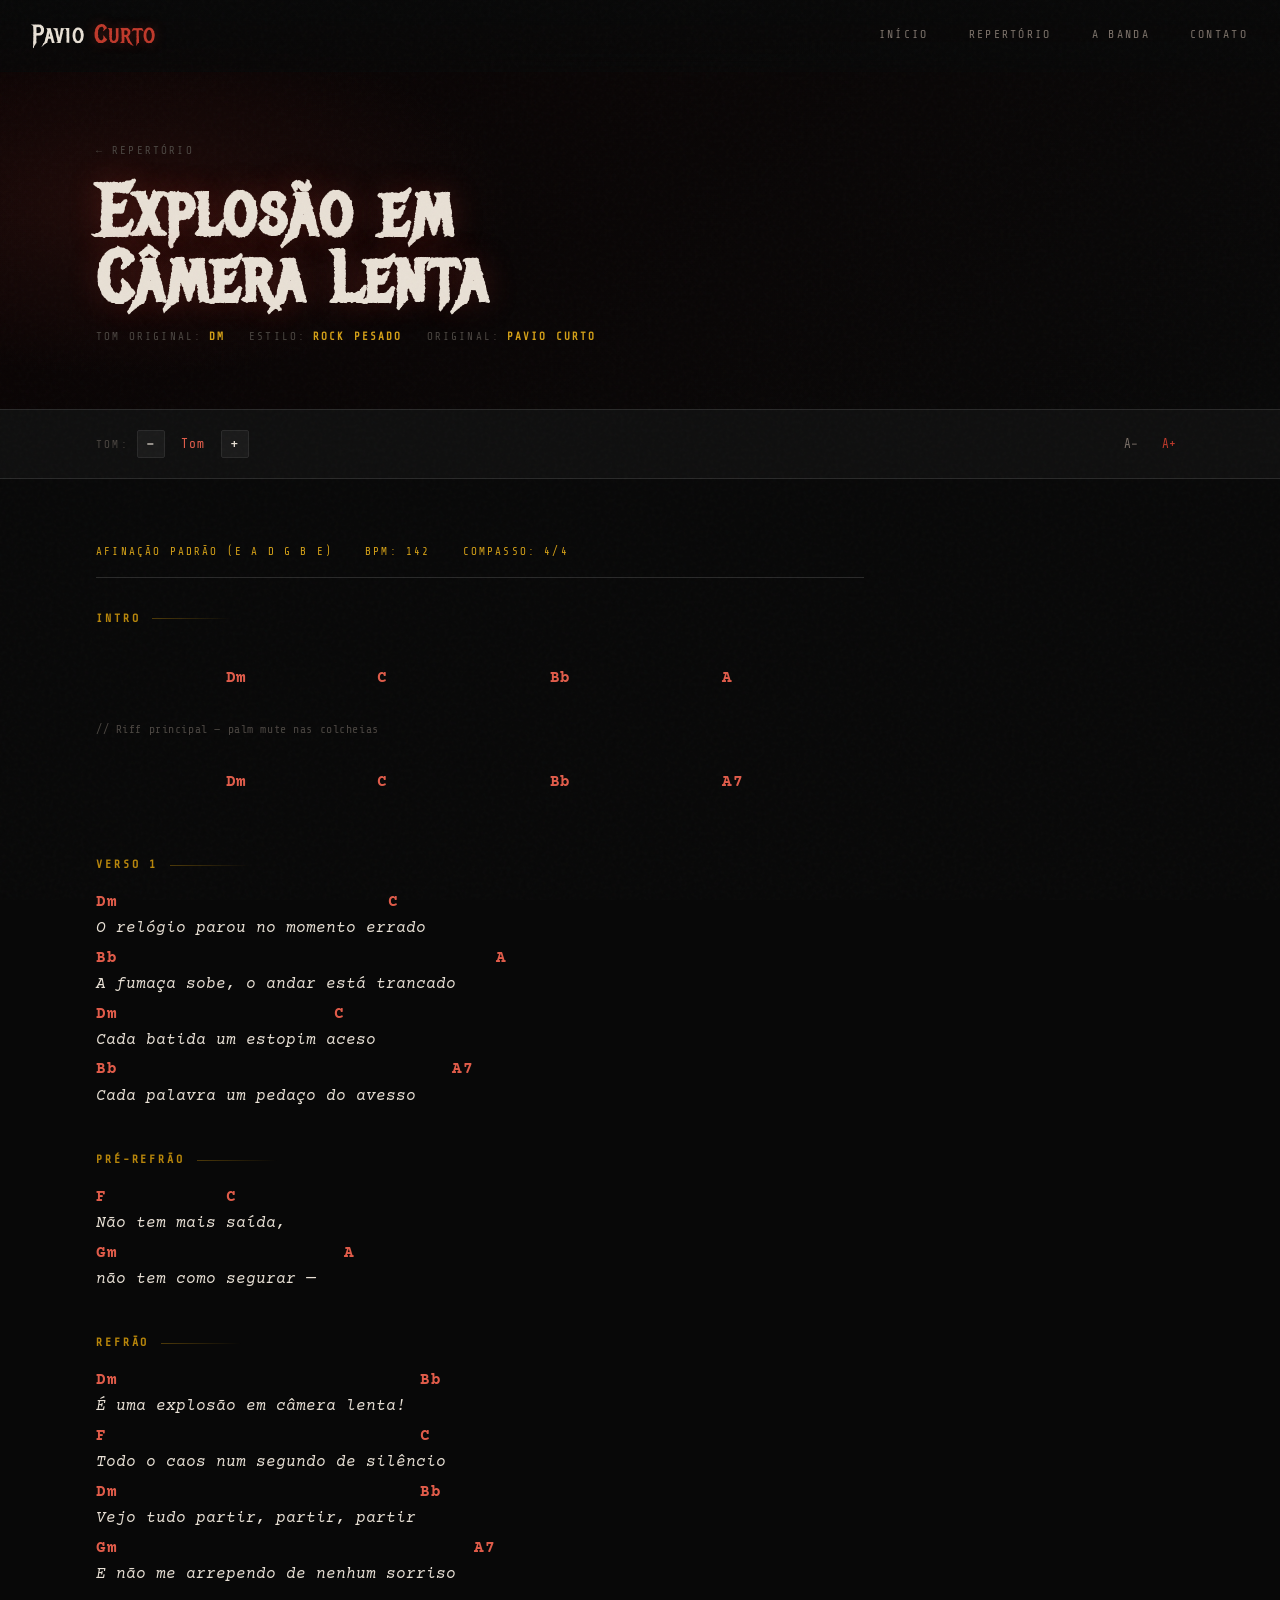
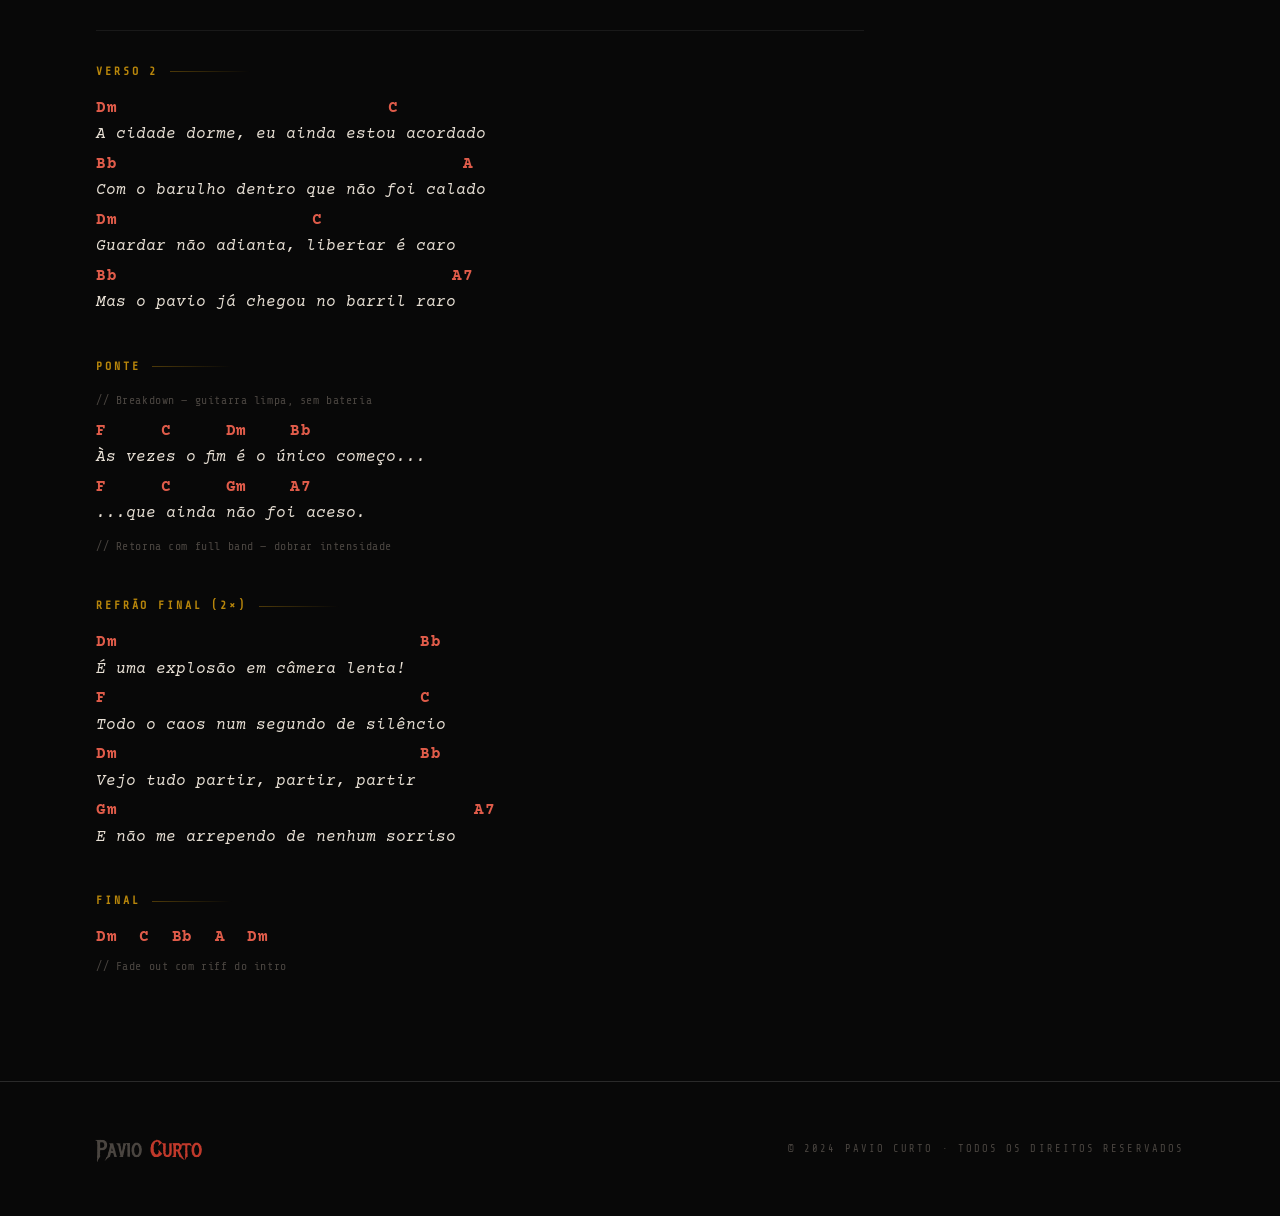
<file: pages/musicas/explosao.html>
<!DOCTYPE html>
<html lang="pt-BR">
<head>
  <meta charset="UTF-8" />
  <meta name="viewport" content="width=device-width, initial-scale=1.0" />
  <meta name="description" content="Explosão em Câmera Lenta — letra e cifra completa. Pavio Curto." />
  <title>Explosão em Câmera Lenta — Pavio Curto</title>

  <link rel="preconnect" href="https://fonts.googleapis.com" />
  <link rel="preconnect" href="https://fonts.gstatic.com" crossorigin />

  <link rel="stylesheet" href="../../css/mobile.css" />
  <link rel="stylesheet" href="../../css/screens.css" />
  <link rel="stylesheet" href="../../css/cifra.css" />
</head>
<body>

  <!-- ═══ NAV ═══════════════════════════════════ -->
  <nav class="nav" role="navigation" aria-label="Navegação principal">
    <a href="../../index.html" class="nav__logo" aria-label="Pavio Curto — Início">
      Pavio <span>Curto</span>
    </a>
    <button class="nav__toggle" aria-label="Abrir menu" aria-expanded="false" aria-controls="mainMenu">
      <span></span><span></span><span></span>
    </button>
    <div class="nav__menu" id="mainMenu" role="menu">
      <a href="../../index.html" role="menuitem">Início</a>
      <a href="../repertorio.html" role="menuitem">Repertório</a>
      <a href="../../index.html#banda" role="menuitem">A Banda</a>
      <a href="../../index.html#contato" role="menuitem">Contato</a>
    </div>
  </nav>

  <div class="page-wrapper">

    <!-- ─── SONG HEADER ───────────────────────── -->
    <header class="song-header" aria-labelledby="song-title">
      <div class="song-header__bg" aria-hidden="true"></div>
      <div class="song-header__content">
        <a href="../repertorio.html" class="song-header__back">Repertório</a>
        <h1 class="song-header__title" id="song-title">Explosão em<br>Câmera Lenta</h1>
        <div class="song-header__meta">
          <span class="song-header__tag">Tom original: <strong>Dm</strong></span>
          <span class="song-header__tag">Estilo: <strong>Rock Pesado</strong></span>
          <span class="song-header__tag">Original: <strong>Pavio Curto</strong></span>
        </div>
      </div>
    </header>

    <!-- ─── CONTROLS ─────────────────────────── -->
    <div class="cifra-controls" aria-label="Controles da cifra">
      <div class="transpose-group" role="group" aria-label="Transposição de tom">
        <span class="transpose-label">Tom:</span>
        <button class="transpose-btn" id="transposeDown" aria-label="Diminuir tom">−</button>
        <span class="transpose-display" id="transposeDisplay" aria-live="polite">Tom</span>
        <button class="transpose-btn" id="transposeUp" aria-label="Aumentar tom">+</button>
      </div>
      <div class="font-size-group" role="group" aria-label="Tamanho do texto">
        <button class="font-size-btn" data-dir="down" aria-label="Diminuir fonte">A−</button>
        <button class="font-size-btn active" data-dir="up" aria-label="Aumentar fonte">A+</button>
      </div>
    </div>

    <!-- ─── CIFRA ─────────────────────────────── -->
    <main class="cifra-body size-md" aria-label="Letra e cifra">

      <div class="cifra-key-note">
        <span>Afinação padrão (E A D G B e)</span>
        <span>BPM: <span>142</span></span>
        <span>Compasso: <span>4/4</span></span>
      </div>

      <!-- INTRO -->
      <div class="song-section">
        <h2 class="song-section__name">Intro</h2>
        <div class="chord-block">
          <span class="chord-line">
            <span class="chord" data-original="Dm">Dm</span>            <span class="chord" data-original="C">C</span>               <span class="chord" data-original="Bb">Bb</span>              <span class="chord" data-original="A">A</span>
          </span>
          <span class="song-comment">// Riff principal — palm mute nas colcheias</span>
        </div>
        <div class="chord-block">
          <span class="chord-line">
            <span class="chord" data-original="Dm">Dm</span>            <span class="chord" data-original="C">C</span>               <span class="chord" data-original="Bb">Bb</span>              <span class="chord" data-original="A7">A7</span>
          </span>
        </div>
      </div>

      <!-- VERSO 1 -->
      <div class="song-section">
        <h2 class="song-section__name">Verso 1</h2>

        <div class="chord-block">
          <span class="chord-line"><span class="chord" data-original="Dm">Dm</span>                         <span class="chord" data-original="C">C</span></span>
          <span class="lyric-line">O relógio parou no momento errado</span>
        </div>
        <div class="chord-block">
          <span class="chord-line"><span class="chord" data-original="Bb">Bb</span>                                   <span class="chord" data-original="A">A</span></span>
          <span class="lyric-line">A fumaça sobe, o andar está trancado</span>
        </div>
        <div class="chord-block">
          <span class="chord-line"><span class="chord" data-original="Dm">Dm</span>                    <span class="chord" data-original="C">C</span></span>
          <span class="lyric-line">Cada batida um estopim aceso</span>
        </div>
        <div class="chord-block">
          <span class="chord-line"><span class="chord" data-original="Bb">Bb</span>                               <span class="chord" data-original="A7">A7</span></span>
          <span class="lyric-line">Cada palavra um pedaço do avesso</span>
        </div>
      </div>

      <!-- PRÉ-REFRÃO -->
      <div class="song-section">
        <h2 class="song-section__name">Pré-refrão</h2>
        <div class="chord-block">
          <span class="chord-line"><span class="chord" data-original="F">F</span>           <span class="chord" data-original="C">C</span></span>
          <span class="lyric-line">Não tem mais saída,</span>
        </div>
        <div class="chord-block">
          <span class="chord-line"><span class="chord" data-original="Gm">Gm</span>                     <span class="chord" data-original="A">A</span></span>
          <span class="lyric-line">não tem como segurar —</span>
        </div>
      </div>

      <!-- REFRÃO -->
      <div class="song-section">
        <h2 class="song-section__name">Refrão</h2>
        <div class="chord-block">
          <span class="chord-line"><span class="chord" data-original="Dm">Dm</span>                            <span class="chord" data-original="Bb">Bb</span></span>
          <span class="lyric-line">É uma explosão em câmera lenta!</span>
        </div>
        <div class="chord-block">
          <span class="chord-line"><span class="chord" data-original="F">F</span>                             <span class="chord" data-original="C">C</span></span>
          <span class="lyric-line">Todo o caos num segundo de silêncio</span>
        </div>
        <div class="chord-block">
          <span class="chord-line"><span class="chord" data-original="Dm">Dm</span>                            <span class="chord" data-original="Bb">Bb</span></span>
          <span class="lyric-line">Vejo tudo partir, partir, partir</span>
        </div>
        <div class="chord-block">
          <span class="chord-line"><span class="chord" data-original="Gm">Gm</span>                                 <span class="chord" data-original="A7">A7</span></span>
          <span class="lyric-line">E não me arrependo de nenhum sorriso</span>
        </div>
      </div>

      <hr class="song-section-sep" />

      <!-- VERSO 2 -->
      <div class="song-section">
        <h2 class="song-section__name">Verso 2</h2>
        <div class="chord-block">
          <span class="chord-line"><span class="chord" data-original="Dm">Dm</span>                         <span class="chord" data-original="C">C</span></span>
          <span class="lyric-line">A cidade dorme, eu ainda estou acordado</span>
        </div>
        <div class="chord-block">
          <span class="chord-line"><span class="chord" data-original="Bb">Bb</span>                                <span class="chord" data-original="A">A</span></span>
          <span class="lyric-line">Com o barulho dentro que não foi calado</span>
        </div>
        <div class="chord-block">
          <span class="chord-line"><span class="chord" data-original="Dm">Dm</span>                  <span class="chord" data-original="C">C</span></span>
          <span class="lyric-line">Guardar não adianta, libertar é caro</span>
        </div>
        <div class="chord-block">
          <span class="chord-line"><span class="chord" data-original="Bb">Bb</span>                               <span class="chord" data-original="A7">A7</span></span>
          <span class="lyric-line">Mas o pavio já chegou no barril raro</span>
        </div>
      </div>

      <!-- PONTE -->
      <div class="song-section">
        <h2 class="song-section__name">Ponte</h2>
        <span class="song-comment">// Breakdown — guitarra limpa, sem bateria</span>
        <div class="chord-block">
          <span class="chord-line"><span class="chord" data-original="F">F</span>     <span class="chord" data-original="C">C</span>     <span class="chord" data-original="Dm">Dm</span>    <span class="chord" data-original="Bb">Bb</span></span>
          <span class="lyric-line">Às vezes o fim é o único começo...</span>
        </div>
        <div class="chord-block">
          <span class="chord-line"><span class="chord" data-original="F">F</span>     <span class="chord" data-original="C">C</span>     <span class="chord" data-original="Gm">Gm</span>    <span class="chord" data-original="A7">A7</span></span>
          <span class="lyric-line">...que ainda não foi aceso.</span>
        </div>
        <span class="song-comment">// Retorna com full band — dobrar intensidade</span>
      </div>

      <!-- REFRÃO FINAL -->
      <div class="song-section">
        <h2 class="song-section__name">Refrão Final (2×)</h2>
        <div class="chord-block">
          <span class="chord-line"><span class="chord" data-original="Dm">Dm</span>                            <span class="chord" data-original="Bb">Bb</span></span>
          <span class="lyric-line">É uma explosão em câmera lenta!</span>
        </div>
        <div class="chord-block">
          <span class="chord-line"><span class="chord" data-original="F">F</span>                             <span class="chord" data-original="C">C</span></span>
          <span class="lyric-line">Todo o caos num segundo de silêncio</span>
        </div>
        <div class="chord-block">
          <span class="chord-line"><span class="chord" data-original="Dm">Dm</span>                            <span class="chord" data-original="Bb">Bb</span></span>
          <span class="lyric-line">Vejo tudo partir, partir, partir</span>
        </div>
        <div class="chord-block">
          <span class="chord-line"><span class="chord" data-original="Gm">Gm</span>                                 <span class="chord" data-original="A7">A7</span></span>
          <span class="lyric-line">E não me arrependo de nenhum sorriso</span>
        </div>
      </div>

      <!-- FINAL -->
      <div class="song-section">
        <h2 class="song-section__name">Final</h2>
        <div class="chord-block">
          <span class="chord-line"><span class="chord" data-original="Dm">Dm</span>  <span class="chord" data-original="C">C</span>  <span class="chord" data-original="Bb">Bb</span>  <span class="chord" data-original="A">A</span>  <span class="chord" data-original="Dm">Dm</span></span>
          <span class="song-comment">// Fade out com riff do intro</span>
        </div>
      </div>

    </main>

    <!-- ═══ FOOTER ═══════════════════════════════ -->
    <footer>
      <div class="footer__logo">Pavio <span>Curto</span></div>
      <p class="footer__copy">© 2024 Pavio Curto · Todos os direitos reservados</p>
    </footer>

  </div><!-- /.page-wrapper -->

  <script src="../../js/main.js"></script>
</body>
</html>
</file>
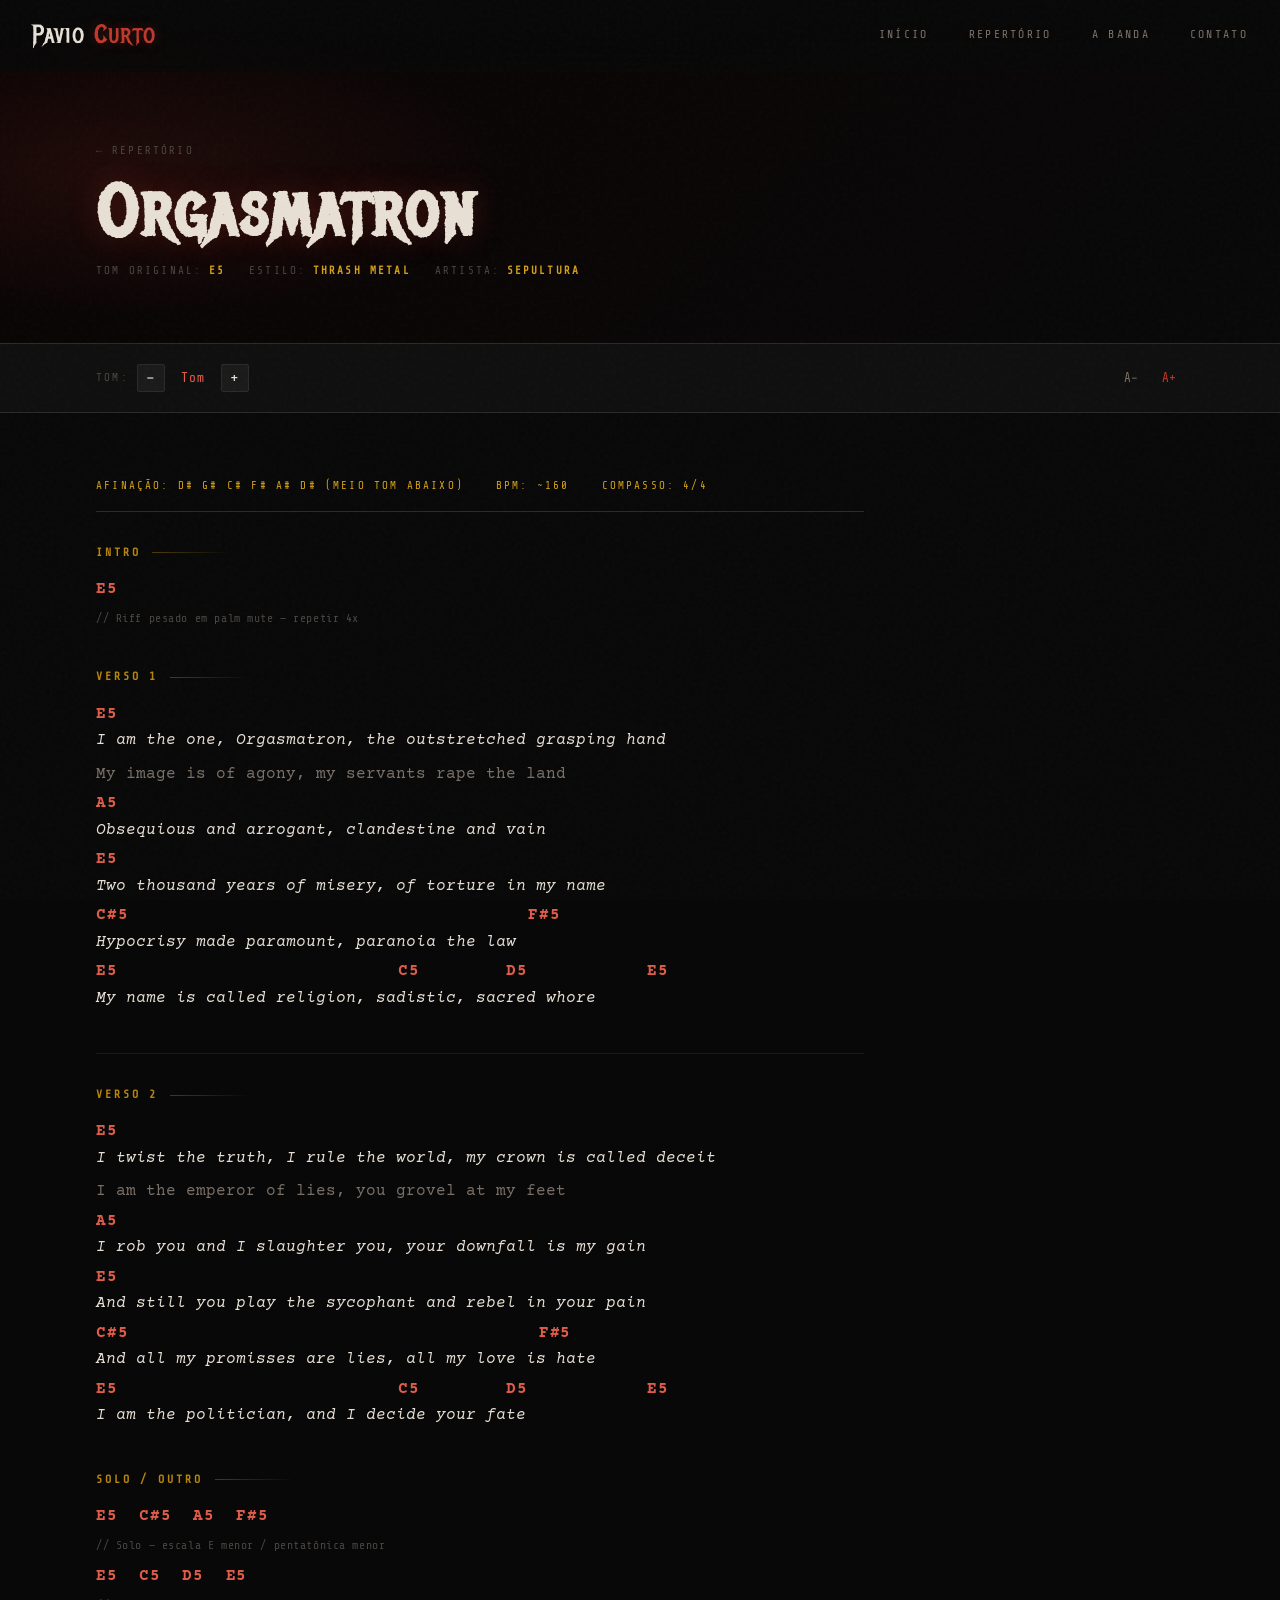
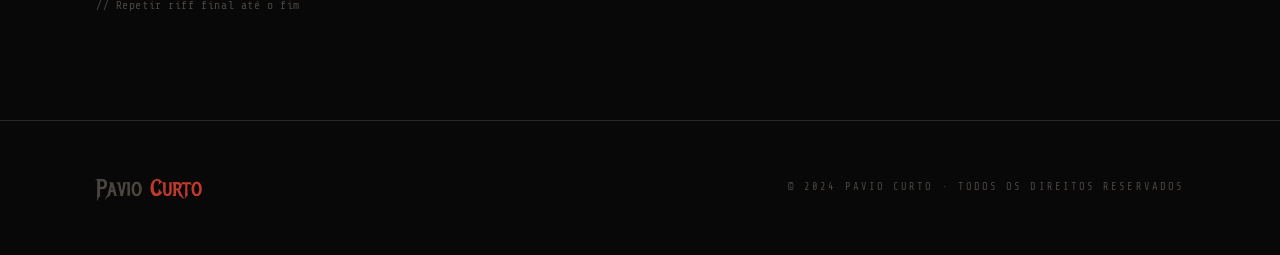
<file: pages/musicas/orgasmatron.html>
<!DOCTYPE html>
<html lang="pt-BR">
<head>
  <meta charset="UTF-8" />
  <meta name="viewport" content="width=device-width, initial-scale=1.0" />
  <meta name="description" content="Orgasmatron — Sepultura. Letra e cifra completa. Pavio Curto." />
  <title>Orgasmatron — Pavio Curto</title>

  <link rel="preconnect" href="https://fonts.googleapis.com" />
  <link rel="preconnect" href="https://fonts.gstatic.com" crossorigin />

  <link rel="stylesheet" href="../../css/mobile.css" />
  <link rel="stylesheet" href="../../css/screens.css" />
  <link rel="stylesheet" href="../../css/cifra.css" />
</head>
<body>

  <nav class="nav" role="navigation" aria-label="Navegação principal">
    <a href="../../index.html" class="nav__logo">Pavio <span>Curto</span></a>
    <button class="nav__toggle" aria-label="Abrir menu" aria-expanded="false" aria-controls="mainMenu">
      <span></span><span></span><span></span>
    </button>
    <div class="nav__menu" id="mainMenu" role="menu">
      <a href="../../index.html" role="menuitem">Início</a>
      <a href="../repertorio.html" role="menuitem">Repertório</a>
      <a href="../../index.html#banda" role="menuitem">A Banda</a>
      <a href="../../index.html#contato" role="menuitem">Contato</a>
    </div>
  </nav>

  <div class="page-wrapper">

    <!-- ─── SONG HEADER ───────────────────────── -->
    <header class="song-header" aria-labelledby="song-title">
      <div class="song-header__bg" aria-hidden="true"></div>
      <div class="song-header__content">
        <a href="../repertorio.html" class="song-header__back">Repertório</a>
        <h1 class="song-header__title" id="song-title">Orgasmatron</h1>
        <div class="song-header__meta">
          <span class="song-header__tag">Tom original: <strong>E5</strong></span>
          <span class="song-header__tag">Estilo: <strong>Thrash Metal</strong></span>
          <span class="song-header__tag">Artista: <strong>Sepultura</strong></span>
        </div>
      </div>
    </header>

    <!-- ─── CONTROLS ─────────────────────────── -->
    <div class="cifra-controls" aria-label="Controles da cifra">
      <div class="transpose-group" role="group" aria-label="Transposição de tom">
        <span class="transpose-label">Tom:</span>
        <button class="transpose-btn" id="transposeDown" aria-label="Diminuir tom">−</button>
        <span class="transpose-display" id="transposeDisplay" aria-live="polite">Tom</span>
        <button class="transpose-btn" id="transposeUp" aria-label="Aumentar tom">+</button>
      </div>
      <div class="font-size-group" role="group" aria-label="Tamanho do texto">
        <button class="font-size-btn" data-dir="down" aria-label="Diminuir fonte">A−</button>
        <button class="font-size-btn active" data-dir="up" aria-label="Aumentar fonte">A+</button>
      </div>
    </div>

    <!-- ─── CIFRA ─────────────────────────────── -->
    <main class="cifra-body size-md" aria-label="Letra e cifra">

      <div class="cifra-key-note">
        <span>Afinação: D# G# C# F# A# D# (meio tom abaixo)</span>
        <span>BPM: <span>~160</span></span>
        <span>Compasso: <span>4/4</span></span>
      </div>

      <!-- INTRO -->
      <div class="song-section">
        <h2 class="song-section__name">Intro</h2>
        <div class="chord-block">
          <span class="chord-line"><span class="chord" data-original="E5">E5</span></span>
          <span class="song-comment">// Riff pesado em palm mute — repetir 4x</span>
        </div>
      </div>

      <!-- VERSO 1 -->
      <div class="song-section">
        <h2 class="song-section__name">Verso 1</h2>

        <div class="chord-block">
          <span class="chord-line"><span class="chord" data-original="E5">E5</span></span>
          <span class="lyric-line">I am the one, Orgasmatron, the outstretched grasping hand</span>
        </div>
        <div class="chord-block">
          <span class="lyric-line--solo lyric-line">My image is of agony, my servants rape the land</span>
        </div>
        <div class="chord-block">
          <span class="chord-line"><span class="chord" data-original="A5">A5</span></span>
          <span class="lyric-line">Obsequious and arrogant, clandestine and vain</span>
        </div>
        <div class="chord-block">
          <span class="chord-line"><span class="chord" data-original="E5">E5</span></span>
          <span class="lyric-line">Two thousand years of misery, of torture in my name</span>
        </div>
        <div class="chord-block">
          <span class="chord-line"><span class="chord" data-original="C#5">C#5</span>                                     <span class="chord" data-original="F#5">F#5</span></span>
          <span class="lyric-line">Hypocrisy made paramount, paranoia the law</span>
        </div>
        <div class="chord-block">
          <span class="chord-line"><span class="chord" data-original="E5">E5</span>                          <span class="chord" data-original="C5">C5</span>        <span class="chord" data-original="D5">D5</span>           <span class="chord" data-original="E5">E5</span></span>
          <span class="lyric-line">My name is called religion, sadistic, sacred whore</span>
        </div>
      </div>

      <hr class="song-section-sep" />

      <!-- VERSO 2 -->
      <div class="song-section">
        <h2 class="song-section__name">Verso 2</h2>

        <div class="chord-block">
          <span class="chord-line"><span class="chord" data-original="E5">E5</span></span>
          <span class="lyric-line">I twist the truth, I rule the world, my crown is called deceit</span>
        </div>
        <div class="chord-block">
          <span class="lyric-line--solo lyric-line">I am the emperor of lies, you grovel at my feet</span>
        </div>
        <div class="chord-block">
          <span class="chord-line"><span class="chord" data-original="A5">A5</span></span>
          <span class="lyric-line">I rob you and I slaughter you, your downfall is my gain</span>
        </div>
        <div class="chord-block">
          <span class="chord-line"><span class="chord" data-original="E5">E5</span></span>
          <span class="lyric-line">And still you play the sycophant and rebel in your pain</span>
        </div>
        <div class="chord-block">
          <span class="chord-line"><span class="chord" data-original="C#5">C#5</span>                                      <span class="chord" data-original="F#5">F#5</span></span>
          <span class="lyric-line">And all my promisses are lies, all my love is hate</span>
        </div>
        <div class="chord-block">
          <span class="chord-line"><span class="chord" data-original="E5">E5</span>                          <span class="chord" data-original="C5">C5</span>        <span class="chord" data-original="D5">D5</span>           <span class="chord" data-original="E5">E5</span></span>
          <span class="lyric-line">I am the politician, and I decide your fate</span>
        </div>
      </div>

      <!-- SOLO / OUTRO -->
      <div class="song-section">
        <h2 class="song-section__name">Solo / Outro</h2>
        <div class="chord-block">
          <span class="chord-line"><span class="chord" data-original="E5">E5</span>  <span class="chord" data-original="C#5">C#5</span>  <span class="chord" data-original="A5">A5</span>  <span class="chord" data-original="F#5">F#5</span></span>
          <span class="song-comment">// Solo — escala E menor / pentatônica menor</span>
        </div>
        <div class="chord-block">
          <span class="chord-line"><span class="chord" data-original="E5">E5</span>  <span class="chord" data-original="C5">C5</span>  <span class="chord" data-original="D5">D5</span>  <span class="chord" data-original="E5">E5</span></span>
          <span class="song-comment">// Repetir riff final até o fim</span>
        </div>
      </div>

    </main>

    <footer>
      <div class="footer__logo">Pavio <span>Curto</span></div>
      <p class="footer__copy">© 2024 Pavio Curto · Todos os direitos reservados</p>
    </footer>

  </div>

  <script src="../../js/main.js"></script>
</body>
</html>
</file>
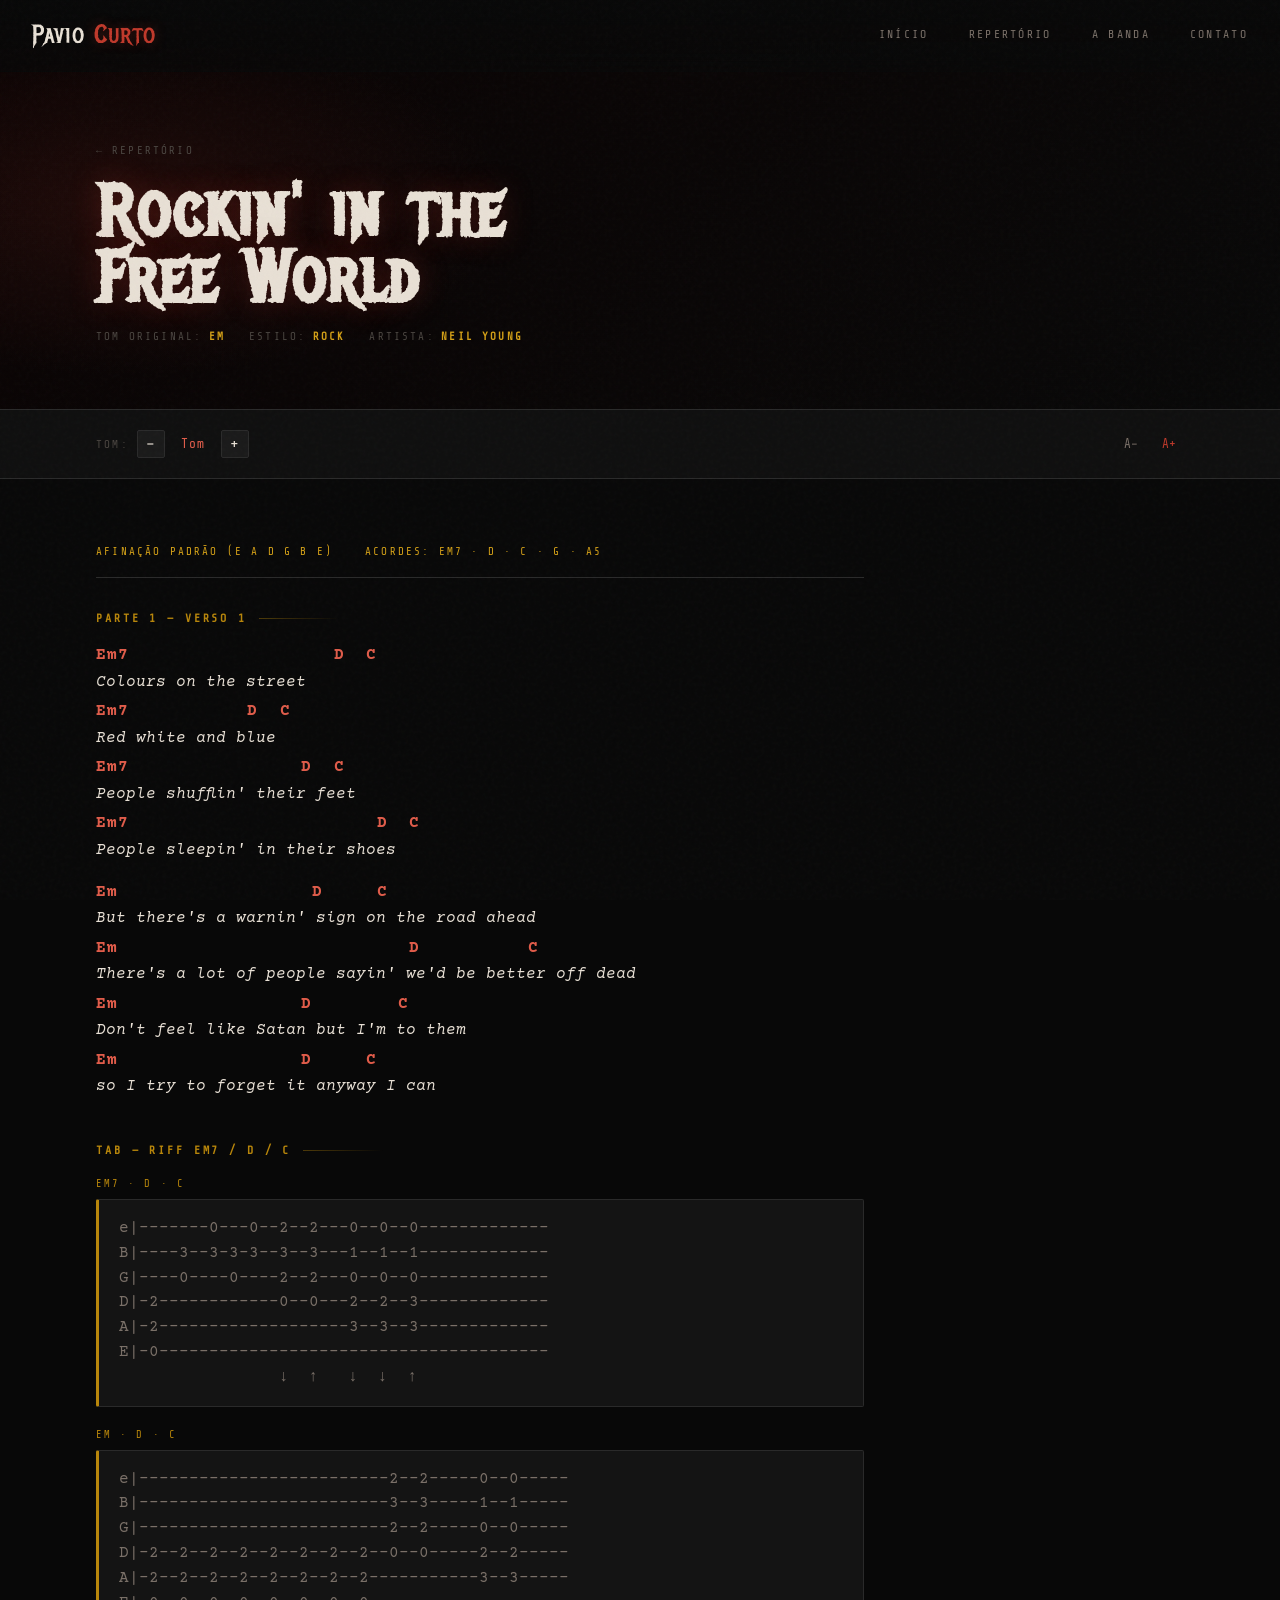
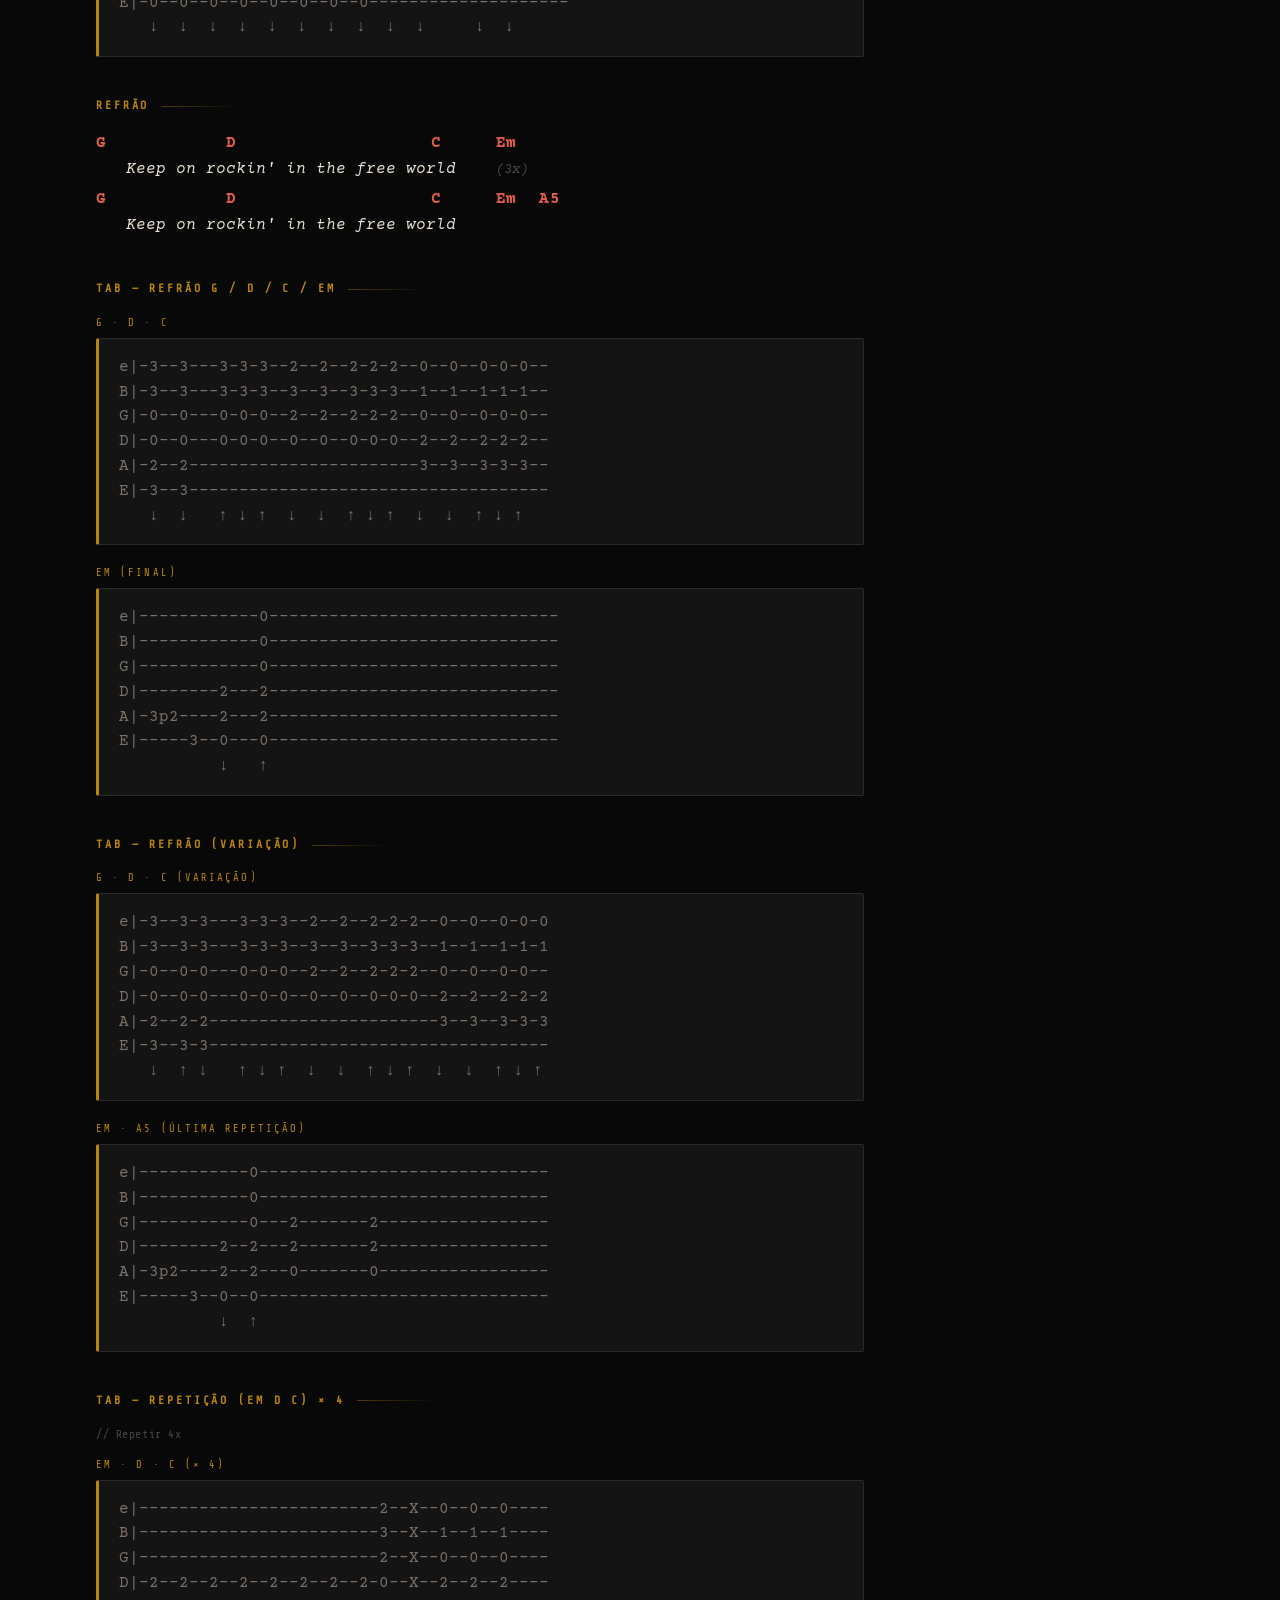
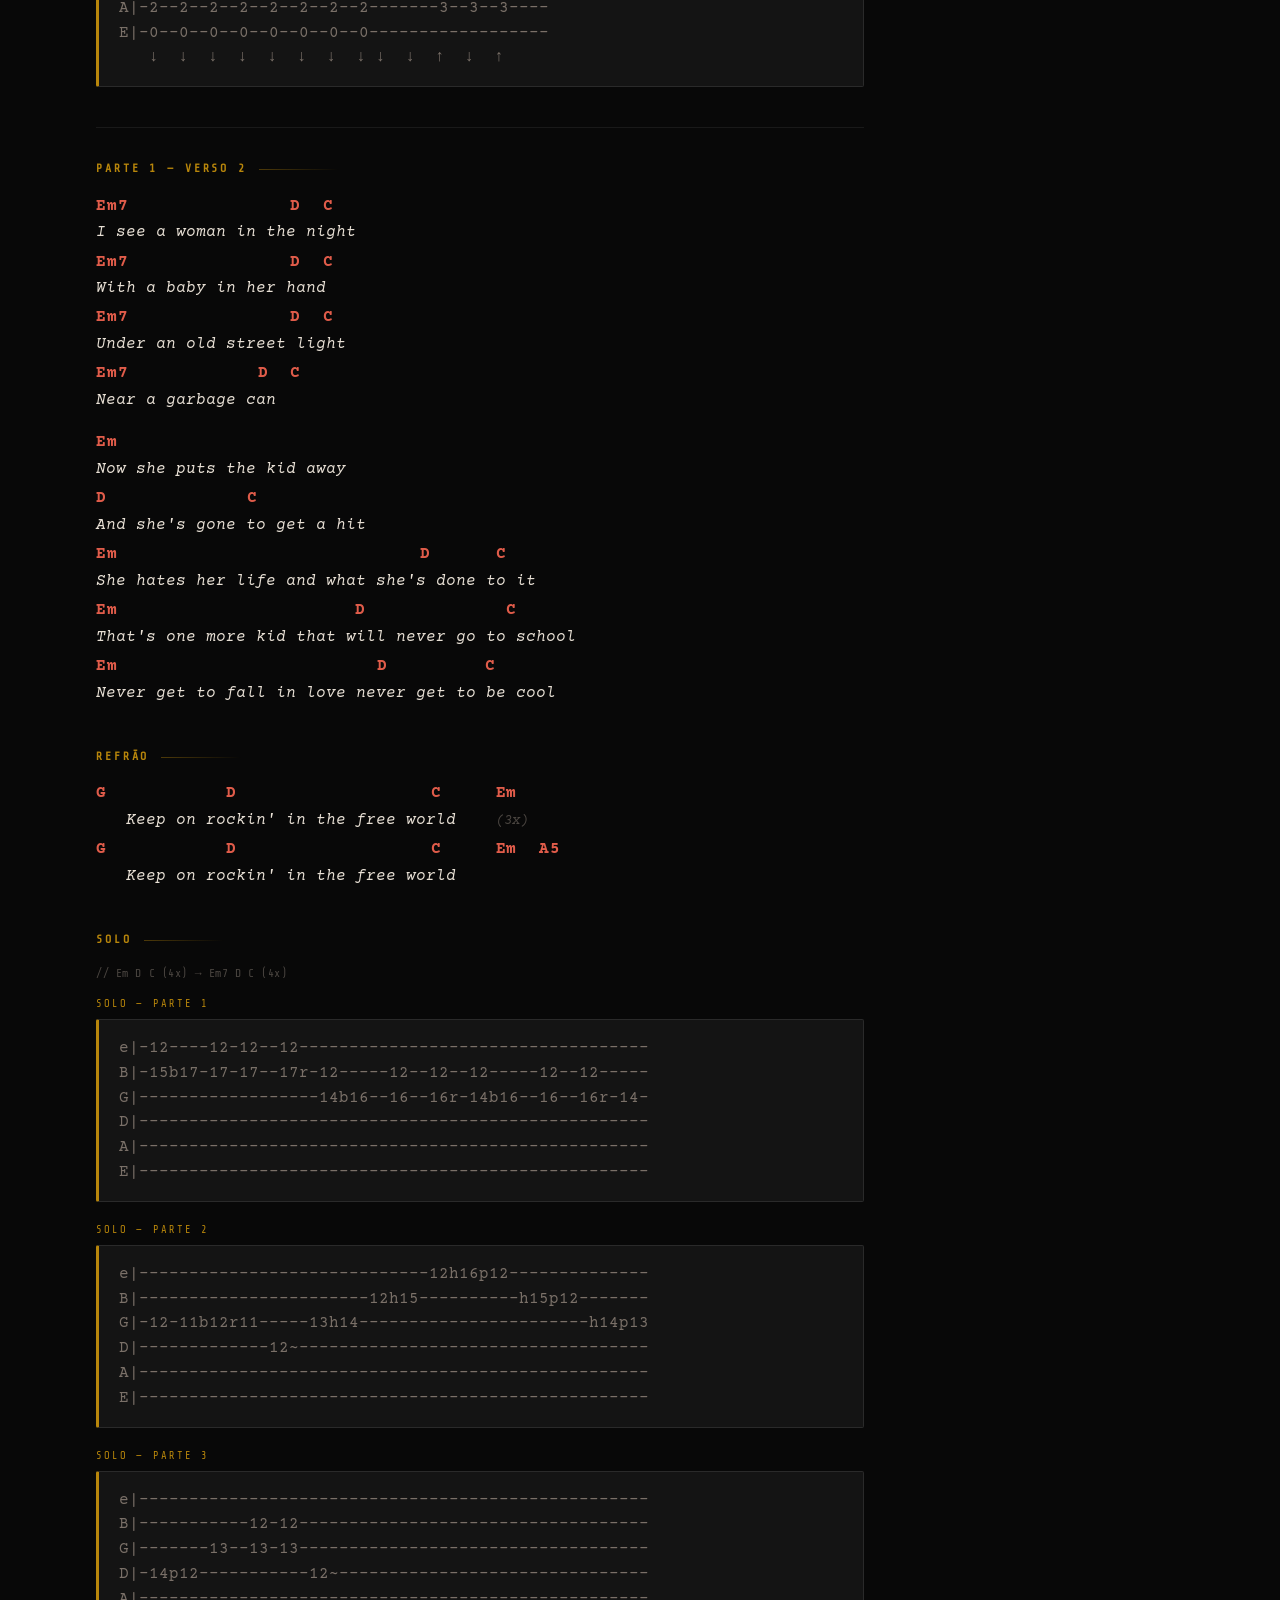
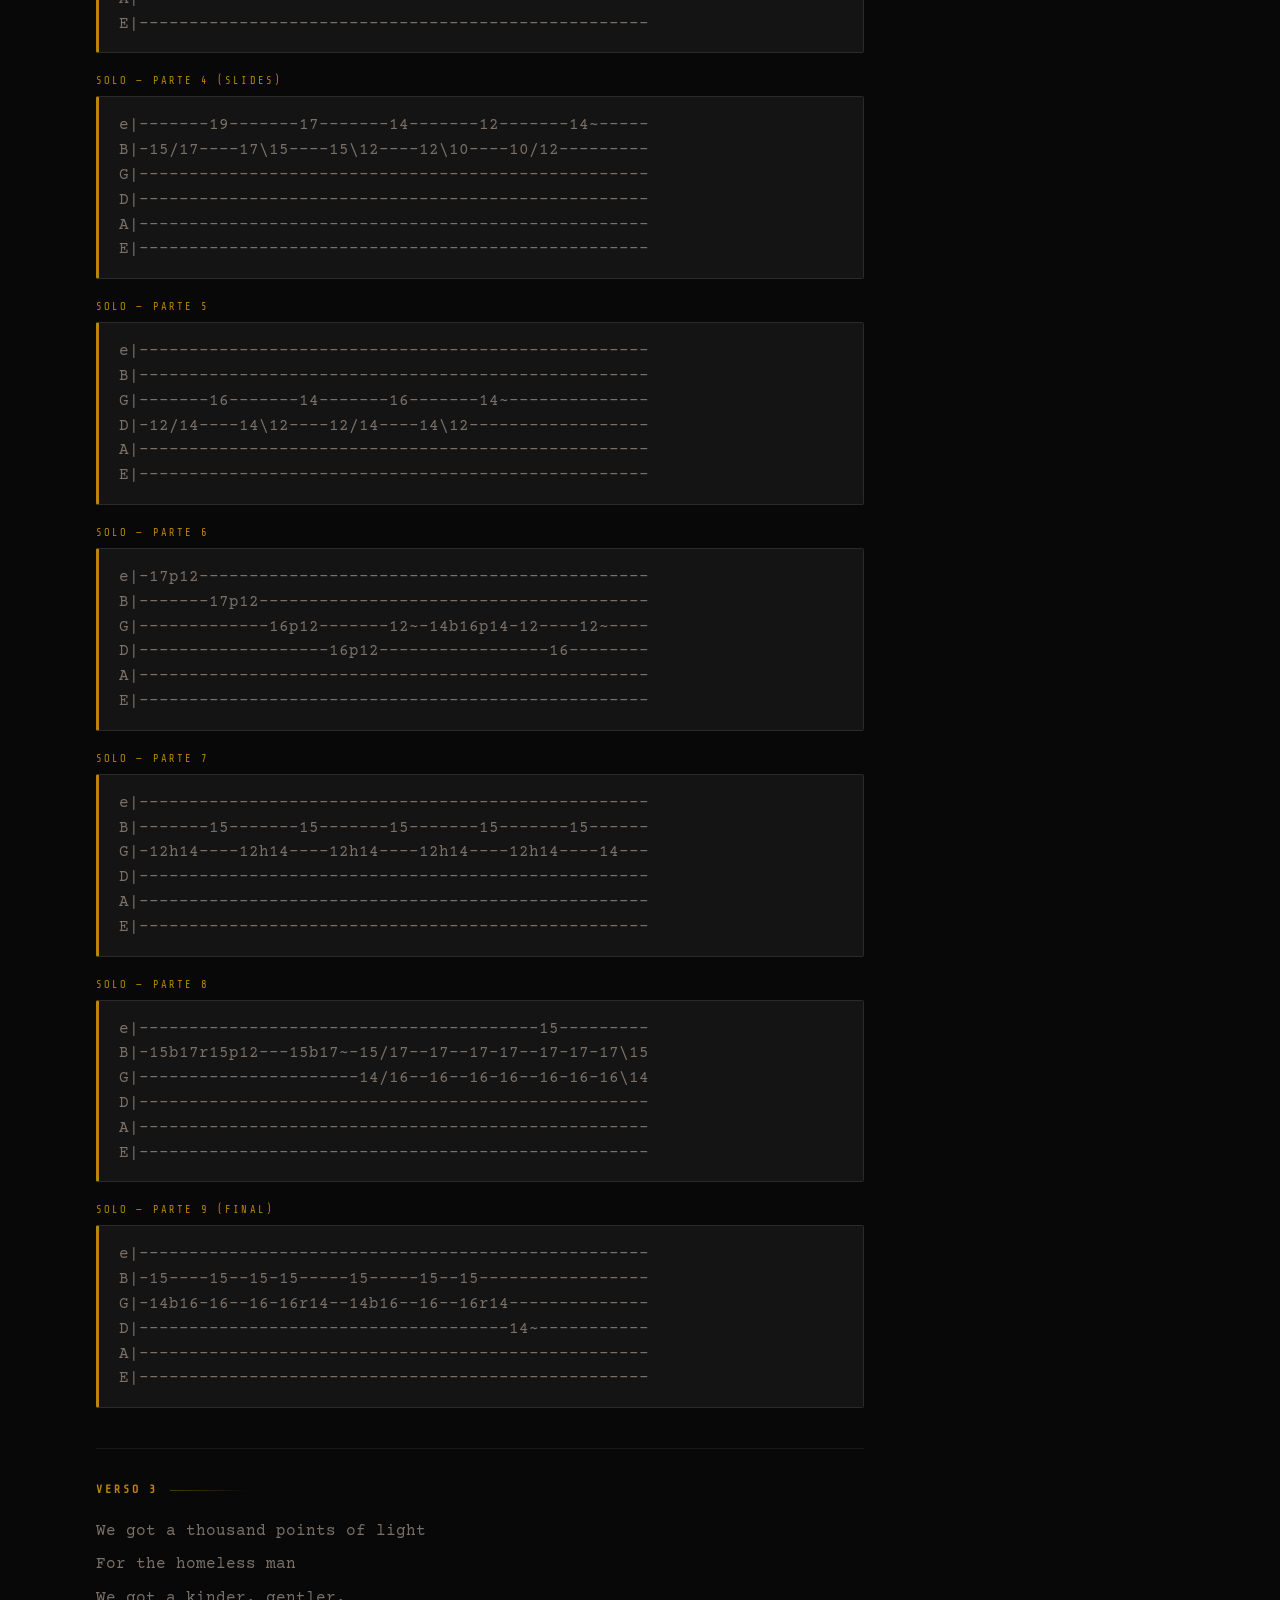
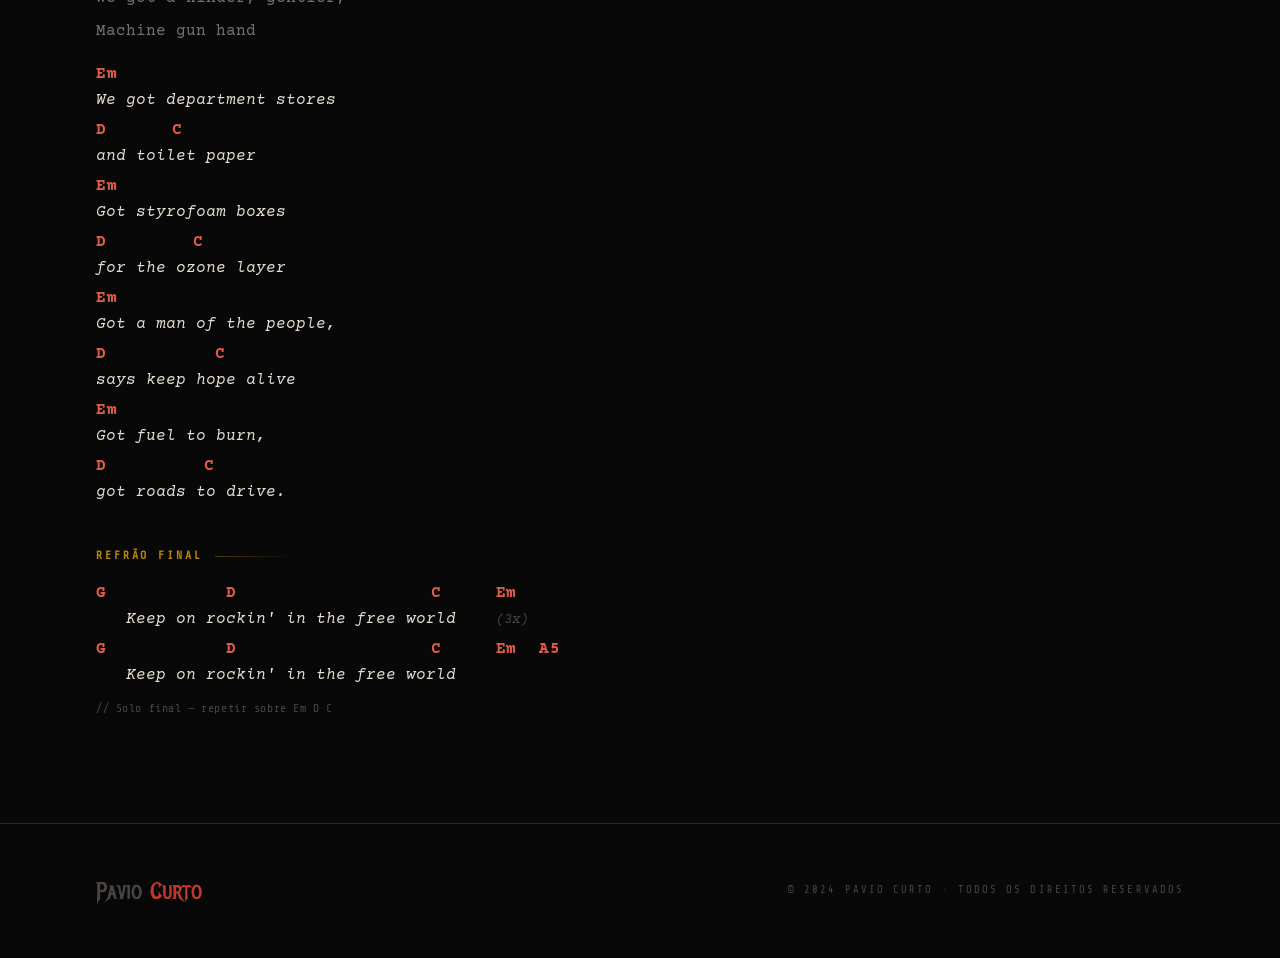
<file: pages/musicas/rockin-free-world.html>
<!DOCTYPE html>
<html lang="pt-BR">
<head>
  <meta charset="UTF-8" />
  <meta name="viewport" content="width=device-width, initial-scale=1.0" />
  <meta name="description" content="Rockin' in the Free World — Neil Young. Letra e cifra completa. Pavio Curto." />
  <title>Rockin' in the Free World — Pavio Curto</title>

  <link rel="preconnect" href="https://fonts.googleapis.com" />
  <link rel="preconnect" href="https://fonts.gstatic.com" crossorigin />

  <link rel="stylesheet" href="../../css/mobile.css" />
  <link rel="stylesheet" href="../../css/screens.css" />
  <link rel="stylesheet" href="../../css/cifra.css" />

  <style>
    /* ── Tablatura ─────────────────────────────────── */
    .tab-block {
      margin: 0.75rem 0 1.25rem;
      overflow-x: auto;
      -webkit-overflow-scrolling: touch;
    }
    .tab-block pre {
      font-family: var(--cifra-font);
      font-size: var(--cifra-size, 0.82rem);
      line-height: 1.55;
      color: var(--text-muted);
      background: var(--bg-3);
      border: 1px solid var(--border);
      border-left: 3px solid var(--gold);
      padding: 1rem 1.25rem;
      border-radius: 2px;
      white-space: pre;
      tab-size: 4;
      min-width: max-content;
    }
    .tab-block pre .tab-chord {
      color: var(--cifra-chord-color);
      font-weight: 700;
    }
    .tab-label {
      font-family: var(--cifra-mono);
      font-size: 0.65rem;
      letter-spacing: 0.2em;
      text-transform: uppercase;
      color: var(--gold);
      margin-bottom: 0.4rem;
      display: block;
    }
    /* scroll hint no mobile */
    .tab-block::after {
      content: '← scroll →';
      display: block;
      font-family: var(--cifra-mono);
      font-size: 0.6rem;
      letter-spacing: 0.15em;
      color: var(--text-dim);
      margin-top: 0.3rem;
      text-align: right;
    }
    @media (min-width: 900px) { .tab-block::after { display: none; } }
  </style>
</head>
<body>

  <nav class="nav" role="navigation" aria-label="Navegação principal">
    <a href="../../index.html" class="nav__logo">Pavio <span>Curto</span></a>
    <button class="nav__toggle" aria-label="Abrir menu" aria-expanded="false" aria-controls="mainMenu">
      <span></span><span></span><span></span>
    </button>
    <div class="nav__menu" id="mainMenu" role="menu">
      <a href="../../index.html" role="menuitem">Início</a>
      <a href="../repertorio.html" role="menuitem">Repertório</a>
      <a href="../../index.html#banda" role="menuitem">A Banda</a>
      <a href="../../index.html#contato" role="menuitem">Contato</a>
    </div>
  </nav>

  <div class="page-wrapper">

    <!-- ─── SONG HEADER ───────────────────────── -->
    <header class="song-header" aria-labelledby="song-title">
      <div class="song-header__bg" aria-hidden="true"></div>
      <div class="song-header__content">
        <a href="../repertorio.html" class="song-header__back">Repertório</a>
        <h1 class="song-header__title" id="song-title">Rockin' in the<br>Free World</h1>
        <div class="song-header__meta">
          <span class="song-header__tag">Tom original: <strong>Em</strong></span>
          <span class="song-header__tag">Estilo: <strong>Rock</strong></span>
          <span class="song-header__tag">Artista: <strong>Neil Young</strong></span>
        </div>
      </div>
    </header>

    <!-- ─── CONTROLS ─────────────────────────── -->
    <div class="cifra-controls" aria-label="Controles da cifra">
      <div class="transpose-group" role="group" aria-label="Transposição de tom">
        <span class="transpose-label">Tom:</span>
        <button class="transpose-btn" id="transposeDown" aria-label="Diminuir tom">−</button>
        <span class="transpose-display" id="transposeDisplay" aria-live="polite">Tom</span>
        <button class="transpose-btn" id="transposeUp" aria-label="Aumentar tom">+</button>
      </div>
      <div class="font-size-group" role="group" aria-label="Tamanho do texto">
        <button class="font-size-btn" data-dir="down" aria-label="Diminuir fonte">A−</button>
        <button class="font-size-btn active" data-dir="up" aria-label="Aumentar fonte">A+</button>
      </div>
    </div>

    <!-- ─── CIFRA ─────────────────────────────── -->
    <main class="cifra-body size-md" aria-label="Letra e cifra">

      <div class="cifra-key-note">
        <span>Afinação padrão (E A D G B e)</span>
        <span>Acordes: <span>Em7 · D · C · G · A5</span></span>
      </div>

      <!-- ══════════════════════════════════════ -->
      <!--  PARTE 1                               -->
      <!-- ══════════════════════════════════════ -->

      <div class="song-section">
        <h2 class="song-section__name">Parte 1 — Verso 1</h2>

        <div class="chord-block">
          <span class="chord-line"><span class="chord" data-original="Em7">Em7</span>                   <span class="chord" data-original="D">D</span>  <span class="chord" data-original="C">C</span></span>
          <span class="lyric-line">Colours on the street</span>
        </div>
        <div class="chord-block">
          <span class="chord-line"><span class="chord" data-original="Em7">Em7</span>           <span class="chord" data-original="D">D</span>  <span class="chord" data-original="C">C</span></span>
          <span class="lyric-line">Red white and blue</span>
        </div>
        <div class="chord-block">
          <span class="chord-line"><span class="chord" data-original="Em7">Em7</span>                <span class="chord" data-original="D">D</span>  <span class="chord" data-original="C">C</span></span>
          <span class="lyric-line">People shufflin' their feet</span>
        </div>
        <div class="chord-block">
          <span class="chord-line"><span class="chord" data-original="Em7">Em7</span>                       <span class="chord" data-original="D">D</span>  <span class="chord" data-original="C">C</span></span>
          <span class="lyric-line">People sleepin' in their shoes</span>
        </div>

        <div class="chord-block" style="margin-top:1rem;">
          <span class="chord-line"><span class="chord" data-original="Em">Em</span>                  <span class="chord" data-original="D">D</span>     <span class="chord" data-original="C">C</span></span>
          <span class="lyric-line">But there's a warnin' sign on the road ahead</span>
        </div>
        <div class="chord-block">
          <span class="chord-line"><span class="chord" data-original="Em">Em</span>                           <span class="chord" data-original="D">D</span>          <span class="chord" data-original="C">C</span></span>
          <span class="lyric-line">There's a lot of people sayin' we'd be better off dead</span>
        </div>
        <div class="chord-block">
          <span class="chord-line"><span class="chord" data-original="Em">Em</span>                 <span class="chord" data-original="D">D</span>        <span class="chord" data-original="C">C</span></span>
          <span class="lyric-line">Don't feel like Satan but I'm to them</span>
        </div>
        <div class="chord-block">
          <span class="chord-line"><span class="chord" data-original="Em">Em</span>                 <span class="chord" data-original="D">D</span>     <span class="chord" data-original="C">C</span></span>
          <span class="lyric-line">so I try to forget it anyway I can</span>
        </div>
      </div>

      <!-- TAB — Riff Em7 D C -->
      <div class="song-section">
        <h2 class="song-section__name">Tab — Riff Em7 / D / C</h2>
        <div class="tab-block" aria-label="Tablatura do riff Em7 D C">
          <span class="tab-label">Em7 · D · C</span>
          <pre>
e|-------0---0--2--2---0--0--0-------------
B|----3--3-3-3--3--3---1--1--1-------------
G|----0----0----2--2---0--0--0-------------
D|-2------------0--0---2--2--3-------------
A|-2-------------------3--3--3-------------
E|-0---------------------------------------
                ↓  ↑   ↓  ↓  ↑</pre>
        </div>

        <div class="tab-block" aria-label="Tablatura do riff Em D C">
          <span class="tab-label">Em · D · C</span>
          <pre>
e|-------------------------2--2-----0--0-----
B|-------------------------3--3-----1--1-----
G|-------------------------2--2-----0--0-----
D|-2--2--2--2--2--2--2--2--0--0-----2--2-----
A|-2--2--2--2--2--2--2--2-----------3--3-----
E|-0--0--0--0--0--0--0--0--------------------
   ↓  ↓  ↓  ↓  ↓  ↓  ↓  ↓  ↓  ↓     ↓  ↓</pre>
        </div>
      </div>

      <!-- ══════════════════════════════════════ -->
      <!--  REFRÃO                                -->
      <!-- ══════════════════════════════════════ -->

      <div class="song-section">
        <h2 class="song-section__name">Refrão</h2>

        <div class="chord-block">
          <span class="chord-line"><span class="chord" data-original="G">G</span>           <span class="chord" data-original="D">D</span>                  <span class="chord" data-original="C">C</span>     <span class="chord" data-original="Em">Em</span></span>
          <span class="lyric-line">   Keep on rockin' in the free world    <em style="color:var(--text-dim);font-size:0.85em;">(3x)</em></span>
        </div>
        <div class="chord-block">
          <span class="chord-line"><span class="chord" data-original="G">G</span>           <span class="chord" data-original="D">D</span>                  <span class="chord" data-original="C">C</span>     <span class="chord" data-original="Em">Em</span>  <span class="chord" data-original="A5">A5</span></span>
          <span class="lyric-line">   Keep on rockin' in the free world</span>
        </div>
      </div>

      <!-- TAB — Refrão G D C -->
      <div class="song-section">
        <h2 class="song-section__name">Tab — Refrão G / D / C / Em</h2>
        <div class="tab-block" aria-label="Tablatura do refrão">
          <span class="tab-label">G · D · C</span>
          <pre>
e|-3--3---3-3-3--2--2--2-2-2--0--0--0-0-0--
B|-3--3---3-3-3--3--3--3-3-3--1--1--1-1-1--
G|-0--0---0-0-0--2--2--2-2-2--0--0--0-0-0--
D|-0--0---0-0-0--0--0--0-0-0--2--2--2-2-2--
A|-2--2-----------------------3--3--3-3-3--
E|-3--3------------------------------------
   ↓  ↓   ↑ ↓ ↑  ↓  ↓  ↑ ↓ ↑  ↓  ↓  ↑ ↓ ↑</pre>
        </div>

        <div class="tab-block" aria-label="Tablatura do final do refrão Em">
          <span class="tab-label">Em (final)</span>
          <pre>
e|------------0-----------------------------
B|------------0-----------------------------
G|------------0-----------------------------
D|--------2---2-----------------------------
A|-3p2----2---2-----------------------------
E|-----3--0---0-----------------------------
          ↓   ↑</pre>
        </div>
      </div>

      <!-- TAB — Refrão variação -->
      <div class="song-section">
        <h2 class="song-section__name">Tab — Refrão (variação)</h2>
        <div class="tab-block" aria-label="Tablatura variação do refrão">
          <span class="tab-label">G · D · C (variação)</span>
          <pre>
e|-3--3-3---3-3-3--2--2--2-2-2--0--0--0-0-0
B|-3--3-3---3-3-3--3--3--3-3-3--1--1--1-1-1
G|-0--0-0---0-0-0--2--2--2-2-2--0--0--0-0--
D|-0--0-0---0-0-0--0--0--0-0-0--2--2--2-2-2
A|-2--2-2-----------------------3--3--3-3-3
E|-3--3-3----------------------------------
   ↓  ↑ ↓   ↑ ↓ ↑  ↓  ↓  ↑ ↓ ↑  ↓  ↓  ↑ ↓ ↑</pre>
        </div>

        <div class="tab-block" aria-label="Tablatura última repetição Em A5">
          <span class="tab-label">Em · A5 (última repetição)</span>
          <pre>
e|-----------0-----------------------------
B|-----------0-----------------------------
G|-----------0---2-------2-----------------
D|--------2--2---2-------2-----------------
A|-3p2----2--2---0-------0-----------------
E|-----3--0--0-----------------------------
          ↓  ↑</pre>
        </div>
      </div>

      <!-- TAB — Repetição Em D C -->
      <div class="song-section">
        <h2 class="song-section__name">Tab — Repetição (Em D C) × 4</h2>
        <span class="song-comment">// Repetir 4x</span>
        <div class="tab-block" aria-label="Tablatura repetição Em D C">
          <span class="tab-label">Em · D · C (× 4)</span>
          <pre>
e|------------------------2--X--0--0--0----
B|------------------------3--X--1--1--1----
G|------------------------2--X--0--0--0----
D|-2--2--2--2--2--2--2--2-0--X--2--2--2----
A|-2--2--2--2--2--2--2--2-------3--3--3----
E|-0--0--0--0--0--0--0--0------------------
   ↓  ↓  ↓  ↓  ↓  ↓  ↓  ↓ ↓  ↓  ↑  ↓  ↑</pre>
        </div>
      </div>

      <hr class="song-section-sep" />

      <!-- ══════════════════════════════════════ -->
      <!--  PARTE 1 — VERSO 2                     -->
      <!-- ══════════════════════════════════════ -->

      <div class="song-section">
        <h2 class="song-section__name">Parte 1 — Verso 2</h2>

        <div class="chord-block">
          <span class="chord-line"><span class="chord" data-original="Em7">Em7</span>               <span class="chord" data-original="D">D</span>  <span class="chord" data-original="C">C</span></span>
          <span class="lyric-line">I see a woman in the night</span>
        </div>
        <div class="chord-block">
          <span class="chord-line"><span class="chord" data-original="Em7">Em7</span>               <span class="chord" data-original="D">D</span>  <span class="chord" data-original="C">C</span></span>
          <span class="lyric-line">With a baby in her hand</span>
        </div>
        <div class="chord-block">
          <span class="chord-line"><span class="chord" data-original="Em7">Em7</span>               <span class="chord" data-original="D">D</span>  <span class="chord" data-original="C">C</span></span>
          <span class="lyric-line">Under an old street light</span>
        </div>
        <div class="chord-block">
          <span class="chord-line"><span class="chord" data-original="Em7">Em7</span>            <span class="chord" data-original="D">D</span>  <span class="chord" data-original="C">C</span></span>
          <span class="lyric-line">Near a garbage can</span>
        </div>

        <div class="chord-block" style="margin-top:1rem;">
          <span class="chord-line"><span class="chord" data-original="Em">Em</span></span>
          <span class="lyric-line">Now she puts the kid away</span>
        </div>
        <div class="chord-block">
          <span class="chord-line"><span class="chord" data-original="D">D</span>             <span class="chord" data-original="C">C</span></span>
          <span class="lyric-line">And she's gone to get a hit</span>
        </div>
        <div class="chord-block">
          <span class="chord-line"><span class="chord" data-original="Em">Em</span>                            <span class="chord" data-original="D">D</span>      <span class="chord" data-original="C">C</span></span>
          <span class="lyric-line">She hates her life and what she's done to it</span>
        </div>
        <div class="chord-block">
          <span class="chord-line"><span class="chord" data-original="Em">Em</span>                      <span class="chord" data-original="D">D</span>             <span class="chord" data-original="C">C</span></span>
          <span class="lyric-line">That's one more kid that will never go to school</span>
        </div>
        <div class="chord-block">
          <span class="chord-line"><span class="chord" data-original="Em">Em</span>                        <span class="chord" data-original="D">D</span>         <span class="chord" data-original="C">C</span></span>
          <span class="lyric-line">Never get to fall in love never get to be cool</span>
        </div>
      </div>

      <!-- REFRÃO 2 -->
      <div class="song-section">
        <h2 class="song-section__name">Refrão</h2>
        <div class="chord-block">
          <span class="chord-line"><span class="chord" data-original="G">G</span>           <span class="chord" data-original="D">D</span>                  <span class="chord" data-original="C">C</span>     <span class="chord" data-original="Em">Em</span></span>
          <span class="lyric-line">   Keep on rockin' in the free world    <em style="color:var(--text-dim);font-size:0.85em;">(3x)</em></span>
        </div>
        <div class="chord-block">
          <span class="chord-line"><span class="chord" data-original="G">G</span>           <span class="chord" data-original="D">D</span>                  <span class="chord" data-original="C">C</span>     <span class="chord" data-original="Em">Em</span>  <span class="chord" data-original="A5">A5</span></span>
          <span class="lyric-line">   Keep on rockin' in the free world</span>
        </div>
      </div>

      <!-- ══════════════════════════════════════ -->
      <!--  SOLO                                  -->
      <!-- ══════════════════════════════════════ -->

      <div class="song-section">
        <h2 class="song-section__name">Solo</h2>
        <span class="song-comment">// Em  D  C  (4x) → Em7  D  C  (4x)</span>

        <div class="tab-block" aria-label="Tablatura do solo — parte 1">
          <span class="tab-label">Solo — parte 1</span>
          <pre>
e|-12----12-12--12-----------------------------------
B|-15b17-17-17--17r-12-----12--12--12-----12--12-----
G|------------------14b16--16--16r-14b16--16--16r-14-
D|---------------------------------------------------
A|---------------------------------------------------
E|---------------------------------------------------</pre>
        </div>

        <div class="tab-block" aria-label="Tablatura do solo — parte 2">
          <span class="tab-label">Solo — parte 2</span>
          <pre>
e|-----------------------------12h16p12--------------
B|-----------------------12h15----------h15p12-------
G|-12-11b12r11-----13h14-----------------------h14p13
D|-------------12~-----------------------------------
A|---------------------------------------------------
E|---------------------------------------------------</pre>
        </div>

        <div class="tab-block" aria-label="Tablatura do solo — parte 3">
          <span class="tab-label">Solo — parte 3</span>
          <pre>
e|---------------------------------------------------
B|-----------12-12-----------------------------------
G|-------13--13-13-----------------------------------
D|-14p12-----------12~-------------------------------
A|---------------------------------------------------
E|---------------------------------------------------</pre>
        </div>

        <div class="tab-block" aria-label="Tablatura do solo — parte 4">
          <span class="tab-label">Solo — parte 4 (slides)</span>
          <pre>
e|-------19-------17-------14-------12-------14~-----
B|-15/17----17\15----15\12----12\10----10/12---------
G|---------------------------------------------------
D|---------------------------------------------------
A|---------------------------------------------------
E|---------------------------------------------------</pre>
        </div>

        <div class="tab-block" aria-label="Tablatura do solo — parte 5">
          <span class="tab-label">Solo — parte 5</span>
          <pre>
e|---------------------------------------------------
B|---------------------------------------------------
G|-------16-------14-------16-------14~--------------
D|-12/14----14\12----12/14----14\12------------------
A|---------------------------------------------------
E|---------------------------------------------------</pre>
        </div>

        <div class="tab-block" aria-label="Tablatura do solo — parte 6">
          <span class="tab-label">Solo — parte 6</span>
          <pre>
e|-17p12---------------------------------------------
B|-------17p12---------------------------------------
G|-------------16p12-------12~-14b16p14-12----12~----
D|-------------------16p12-----------------16--------
A|---------------------------------------------------
E|---------------------------------------------------</pre>
        </div>

        <div class="tab-block" aria-label="Tablatura do solo — parte 7">
          <span class="tab-label">Solo — parte 7</span>
          <pre>
e|---------------------------------------------------
B|-------15-------15-------15-------15-------15------
G|-12h14----12h14----12h14----12h14----12h14----14---
D|---------------------------------------------------
A|---------------------------------------------------
E|---------------------------------------------------</pre>
        </div>

        <div class="tab-block" aria-label="Tablatura do solo — parte 8">
          <span class="tab-label">Solo — parte 8</span>
          <pre>
e|----------------------------------------15---------
B|-15b17r15p12---15b17~-15/17--17--17-17--17-17-17\15
G|----------------------14/16--16--16-16--16-16-16\14
D|---------------------------------------------------
A|---------------------------------------------------
E|---------------------------------------------------</pre>
        </div>

        <div class="tab-block" aria-label="Tablatura do solo — parte 9 (final)">
          <span class="tab-label">Solo — parte 9 (final)</span>
          <pre>
e|---------------------------------------------------
B|-15----15--15-15-----15-----15--15-----------------
G|-14b16-16--16-16r14--14b16--16--16r14--------------
D|-------------------------------------14~-----------
A|---------------------------------------------------
E|---------------------------------------------------</pre>
        </div>
      </div>

      <hr class="song-section-sep" />

      <!-- ══════════════════════════════════════ -->
      <!--  VERSO 3 (parte 2)                     -->
      <!-- ══════════════════════════════════════ -->

      <div class="song-section">
        <h2 class="song-section__name">Verso 3</h2>

        <div class="chord-block">
          <span class="lyric-line--solo lyric-line">We got a thousand points of light</span>
        </div>
        <div class="chord-block">
          <span class="lyric-line--solo lyric-line">For the homeless man</span>
        </div>
        <div class="chord-block">
          <span class="lyric-line--solo lyric-line">We got a kinder, gentler,</span>
        </div>
        <div class="chord-block">
          <span class="lyric-line--solo lyric-line">Machine gun hand</span>
        </div>

        <div class="chord-block" style="margin-top:1rem;">
          <span class="chord-line"><span class="chord" data-original="Em">Em</span></span>
          <span class="lyric-line">We got department stores</span>
        </div>
        <div class="chord-block">
          <span class="chord-line"><span class="chord" data-original="D">D</span>      <span class="chord" data-original="C">C</span></span>
          <span class="lyric-line">and toilet paper</span>
        </div>
        <div class="chord-block">
          <span class="chord-line"><span class="chord" data-original="Em">Em</span></span>
          <span class="lyric-line">Got styrofoam boxes</span>
        </div>
        <div class="chord-block">
          <span class="chord-line"><span class="chord" data-original="D">D</span>        <span class="chord" data-original="C">C</span></span>
          <span class="lyric-line">for the ozone layer</span>
        </div>
        <div class="chord-block">
          <span class="chord-line"><span class="chord" data-original="Em">Em</span></span>
          <span class="lyric-line">Got a man of the people,</span>
        </div>
        <div class="chord-block">
          <span class="chord-line"><span class="chord" data-original="D">D</span>          <span class="chord" data-original="C">C</span></span>
          <span class="lyric-line">says keep hope alive</span>
        </div>
        <div class="chord-block">
          <span class="chord-line"><span class="chord" data-original="Em">Em</span></span>
          <span class="lyric-line">Got fuel to burn,</span>
        </div>
        <div class="chord-block">
          <span class="chord-line"><span class="chord" data-original="D">D</span>         <span class="chord" data-original="C">C</span></span>
          <span class="lyric-line">got roads to drive.</span>
        </div>
      </div>

      <!-- REFRÃO FINAL -->
      <div class="song-section">
        <h2 class="song-section__name">Refrão Final</h2>
        <div class="chord-block">
          <span class="chord-line"><span class="chord" data-original="G">G</span>           <span class="chord" data-original="D">D</span>                  <span class="chord" data-original="C">C</span>     <span class="chord" data-original="Em">Em</span></span>
          <span class="lyric-line">   Keep on rockin' in the free world    <em style="color:var(--text-dim);font-size:0.85em;">(3x)</em></span>
        </div>
        <div class="chord-block">
          <span class="chord-line"><span class="chord" data-original="G">G</span>           <span class="chord" data-original="D">D</span>                  <span class="chord" data-original="C">C</span>     <span class="chord" data-original="Em">Em</span>  <span class="chord" data-original="A5">A5</span></span>
          <span class="lyric-line">   Keep on rockin' in the free world</span>
        </div>
        <span class="song-comment">// Solo final — repetir sobre Em D C</span>
      </div>

    </main>

    <footer>
      <div class="footer__logo">Pavio <span>Curto</span></div>
      <p class="footer__copy">© 2024 Pavio Curto · Todos os direitos reservados</p>
    </footer>

  </div>

  <script src="../../js/main.js"></script>
</body>
</html>
</file>
<file: css/mobile.css>
/* =========================================
   PAVIO CURTO — mobile.css (base / mobile-first)
   ========================================= */

@import url('https://fonts.googleapis.com/css2?family=Metal+Mania&family=Bebas+Neue&family=Share+Tech+Mono&family=Crimson+Pro:ital,wght@0,400;0,600;1,400&display=swap');

/* ─── CSS Variables ─────────────────────── */
:root {
  --bg:          #080808;
  --bg-2:        #0f0f0f;
  --bg-3:        #141414;
  --surface:     #1a1a1a;
  --surface-2:   #222222;
  --border:      #2a2a2a;
  --accent:      #c0392b;
  --accent-2:    #e74c3c;
  --accent-glow: rgba(192, 57, 43, 0.35);
  --gold:        #b8860b;
  --gold-light:  #d4a017;
  --text:        #e8e0d5;
  --text-muted:  #7a7068;
  --text-dim:    #4a4540;
  --font-display: 'Metal Mania', cursive;
  --font-heading: 'Bebas Neue', cursive;
  --font-body:    'Crimson Pro', Georgia, serif;
  --font-mono:    'Share Tech Mono', monospace;
  --nav-h:        64px;
  --ease-out-expo: cubic-bezier(0.16, 1, 0.3, 1);
  --ease-in-expo:  cubic-bezier(0.7, 0, 0.84, 0);
}

/* ─── Reset ─────────────────────────────── */
*, *::before, *::after { box-sizing: border-box; margin: 0; padding: 0; }
html { scroll-behavior: smooth; font-size: 16px; }
body {
  background: var(--bg);
  color: var(--text);
  font-family: var(--font-body);
  line-height: 1.6;
  overflow-x: hidden;
  min-height: 100vh;
}
img { display: block; max-width: 100%; }
a { color: inherit; text-decoration: none; }
ul { list-style: none; }

/* ─── Noise texture overlay ──────────────── */
body::before {
  content: '';
  position: fixed;
  inset: 0;
  background-image: url("data:image/svg+xml,%3Csvg viewBox='0 0 256 256' xmlns='http://www.w3.org/2000/svg'%3E%3Cfilter id='noise'%3E%3CfeTurbulence type='fractalNoise' baseFrequency='0.9' numOctaves='4' stitchTiles='stitch'/%3E%3C/filter%3E%3Crect width='100%25' height='100%25' filter='url(%23noise)' opacity='0.04'/%3E%3C/svg%3E");
  pointer-events: none;
  z-index: 9999;
  opacity: 0.6;
}

/* ─── Page load animation ────────────────── */
.page-wrapper {
  animation: pageFadeIn 0.7s var(--ease-out-expo) both;
}
@keyframes pageFadeIn {
  from { opacity: 0; transform: translateY(18px); }
  to   { opacity: 1; transform: translateY(0); }
}

/* ─── NAV ────────────────────────────────── */
.nav {
  position: fixed;
  top: 0; left: 0; right: 0;
  height: var(--nav-h);
  display: flex;
  align-items: center;
  justify-content: space-between;
  padding: 0 1.25rem;
  z-index: 100;
  background: linear-gradient(to bottom, rgba(8,8,8,0.97) 0%, rgba(8,8,8,0.75) 100%);
  backdrop-filter: blur(12px);
  border-bottom: 1px solid var(--border);
  transition: border-color 0.3s;
}
.nav__logo {
  font-family: var(--font-display);
  font-size: 1.45rem;
  letter-spacing: 0.04em;
  color: var(--text);
  line-height: 1;
}
.nav__logo span {
  color: var(--accent);
  text-shadow: 0 0 12px var(--accent-glow);
}

/* Hamburger */
.nav__toggle {
  display: flex;
  flex-direction: column;
  justify-content: space-between;
  width: 28px;
  height: 20px;
  background: none;
  border: none;
  cursor: pointer;
  padding: 0;
  z-index: 110;
}
.nav__toggle span {
  display: block;
  height: 2px;
  background: var(--text);
  border-radius: 2px;
  transform-origin: center;
  transition: transform 0.35s var(--ease-out-expo),
              opacity   0.25s ease,
              background 0.25s ease;
}
.nav__toggle.open span:nth-child(1) { transform: translateY(9px) rotate(45deg); background: var(--accent); }
.nav__toggle.open span:nth-child(2) { opacity: 0; transform: scaleX(0); }
.nav__toggle.open span:nth-child(3) { transform: translateY(-9px) rotate(-45deg); background: var(--accent); }

/* Mobile menu drawer */
.nav__menu {
  position: fixed;
  top: var(--nav-h); left: 0; right: 0; bottom: 0;
  background: rgba(6,6,6,0.97);
  display: flex;
  flex-direction: column;
  align-items: center;
  justify-content: center;
  gap: 2.5rem;
  transform: translateX(100%);
  transition: transform 0.45s var(--ease-out-expo);
  z-index: 99;
  backdrop-filter: blur(18px);
}
.nav__menu.open { transform: translateX(0); }
.nav__menu a {
  font-family: var(--font-heading);
  font-size: 2.8rem;
  letter-spacing: 0.08em;
  color: var(--text-muted);
  transition: color 0.2s, letter-spacing 0.2s;
  position: relative;
}
.nav__menu a::after {
  content: '';
  position: absolute;
  bottom: -4px; left: 0; right: 0;
  height: 2px;
  background: var(--accent);
  transform: scaleX(0);
  transform-origin: left;
  transition: transform 0.3s var(--ease-out-expo);
}
.nav__menu a:hover,
.nav__menu a.active { color: var(--text); }
.nav__menu a:hover::after,
.nav__menu a.active::after { transform: scaleX(1); }

/* ─── HERO ───────────────────────────────── */
.hero {
  min-height: 100vh;
  display: flex;
  flex-direction: column;
  align-items: center;
  justify-content: center;
  text-align: center;
  padding: calc(var(--nav-h) + 2rem) 1.5rem 3rem;
  position: relative;
  overflow: hidden;
}
.hero__bg {
  position: absolute;
  inset: 0;
  background:
    radial-gradient(ellipse 80% 60% at 50% 40%, rgba(192,57,43,0.12) 0%, transparent 70%),
    radial-gradient(ellipse 50% 40% at 20% 80%, rgba(184,134,11,0.06) 0%, transparent 60%),
    linear-gradient(180deg, #0a0505 0%, var(--bg) 100%);
  z-index: 0;
}
.hero__bg-lines {
  position: absolute;
  inset: 0;
  z-index: 0;
  overflow: hidden;
}
.hero__bg-lines::before,
.hero__bg-lines::after {
  content: '';
  position: absolute;
  left: 50%; top: 50%;
  transform: translate(-50%, -50%);
  border-radius: 50%;
  border: 1px solid rgba(192,57,43,0.08);
  animation: pulseRing 4s ease-in-out infinite;
}
.hero__bg-lines::before { width: 300px; height: 300px; animation-delay: 0s; }
.hero__bg-lines::after  { width: 500px; height: 500px; animation-delay: 1.5s; }
@keyframes pulseRing {
  0%,100% { opacity: 0.4; transform: translate(-50%,-50%) scale(1); }
  50%      { opacity: 0.12; transform: translate(-50%,-50%) scale(1.06); }
}
.hero__content { position: relative; z-index: 1; }
.hero__eyebrow {
  font-family: var(--font-mono);
  font-size: 0.72rem;
  letter-spacing: 0.3em;
  text-transform: uppercase;
  color: var(--accent);
  margin-bottom: 1rem;
  animation: revealUp 0.8s 0.2s var(--ease-out-expo) both;
}
.hero__title {
  font-family: var(--font-display);
  font-size: clamp(3.2rem, 14vw, 7rem);
  line-height: 0.9;
  letter-spacing: 0.02em;
  color: var(--text);
  text-shadow:
    0 0 40px rgba(192,57,43,0.3),
    0 4px 30px rgba(0,0,0,0.8);
  animation: revealUp 0.9s 0.35s var(--ease-out-expo) both;
}
.hero__title em {
  display: block;
  font-style: normal;
  color: var(--accent);
  text-shadow: 0 0 60px rgba(192,57,43,0.6), 0 0 120px rgba(192,57,43,0.2);
}
.hero__subtitle {
  font-family: var(--font-body);
  font-size: clamp(1rem, 3vw, 1.25rem);
  font-style: italic;
  color: var(--text-muted);
  margin-top: 1.25rem;
  animation: revealUp 0.9s 0.5s var(--ease-out-expo) both;
}
.hero__cta-group {
  display: flex;
  flex-direction: column;
  align-items: center;
  gap: 1rem;
  margin-top: 2.5rem;
  animation: revealUp 0.9s 0.65s var(--ease-out-expo) both;
}
.hero__divider {
  width: 60px; height: 2px;
  background: linear-gradient(to right, transparent, var(--accent), transparent);
  margin: 1.75rem auto 0;
  animation: revealUp 0.9s 0.8s var(--ease-out-expo) both;
}

/* ─── BUTTONS ────────────────────────────── */
.btn {
  display: inline-flex;
  align-items: center;
  gap: 0.6rem;
  font-family: var(--font-heading);
  font-size: 1rem;
  letter-spacing: 0.15em;
  padding: 0.85rem 2rem;
  border-radius: 2px;
  cursor: pointer;
  border: none;
  transition: all 0.25s var(--ease-out-expo);
  position: relative;
  overflow: hidden;
}
.btn::before {
  content: '';
  position: absolute;
  inset: 0;
  background: rgba(255,255,255,0.06);
  transform: translateX(-101%);
  transition: transform 0.3s var(--ease-out-expo);
}
.btn:hover::before { transform: translateX(0); }

.btn--primary {
  background: var(--accent);
  color: #fff;
  box-shadow: 0 0 20px var(--accent-glow), 0 4px 16px rgba(0,0,0,0.5);
}
.btn--primary:hover {
  background: var(--accent-2);
  box-shadow: 0 0 35px rgba(231,76,60,0.5), 0 6px 20px rgba(0,0,0,0.6);
  transform: translateY(-2px);
}
.btn--outline {
  background: transparent;
  color: var(--text);
  border: 1px solid var(--border);
}
.btn--outline:hover {
  border-color: var(--accent);
  color: var(--accent);
  transform: translateY(-2px);
}
.btn--ghost {
  background: transparent;
  color: var(--text-muted);
  font-size: 0.85rem;
  padding: 0.5rem 1rem;
  letter-spacing: 0.1em;
}
.btn--ghost:hover { color: var(--accent); }

/* ─── SECTIONS ───────────────────────────── */
section {
  padding: 4rem 1.5rem;
  position: relative;
}
.section__label {
  font-family: var(--font-mono);
  font-size: 0.68rem;
  letter-spacing: 0.3em;
  text-transform: uppercase;
  color: var(--accent);
  margin-bottom: 0.75rem;
  display: flex;
  align-items: center;
  gap: 0.75rem;
}
.section__label::before {
  content: '';
  display: block;
  width: 24px; height: 1px;
  background: var(--accent);
}
.section__title {
  font-family: var(--font-heading);
  font-size: clamp(2rem, 8vw, 3.5rem);
  letter-spacing: 0.06em;
  line-height: 1;
  color: var(--text);
  margin-bottom: 1.25rem;
}
.section__desc {
  font-size: 1.05rem;
  color: var(--text-muted);
  font-style: italic;
  max-width: 520px;
  line-height: 1.7;
}

/* ─── SCROLL ANIMATIONS ──────────────────── */
.reveal {
  opacity: 0;
  transform: translateY(28px);
  transition: opacity 0.75s var(--ease-out-expo),
              transform 0.75s var(--ease-out-expo);
}
.reveal.visible { opacity: 1; transform: translateY(0); }
.reveal--left  { transform: translateX(-28px); }
.reveal--right { transform: translateX(28px); }
.reveal--left.visible,
.reveal--right.visible { transform: translateX(0); opacity: 1; }

/* Stagger children */
.stagger > * { opacity: 0; transform: translateY(20px); transition: opacity 0.6s var(--ease-out-expo), transform 0.6s var(--ease-out-expo); }
.stagger.visible > *:nth-child(1)  { opacity:1; transform:none; transition-delay: 0.05s; }
.stagger.visible > *:nth-child(2)  { opacity:1; transform:none; transition-delay: 0.12s; }
.stagger.visible > *:nth-child(3)  { opacity:1; transform:none; transition-delay: 0.19s; }
.stagger.visible > *:nth-child(4)  { opacity:1; transform:none; transition-delay: 0.26s; }
.stagger.visible > *:nth-child(5)  { opacity:1; transform:none; transition-delay: 0.33s; }
.stagger.visible > *:nth-child(6)  { opacity:1; transform:none; transition-delay: 0.40s; }
.stagger.visible > *:nth-child(7)  { opacity:1; transform:none; transition-delay: 0.47s; }
.stagger.visible > *:nth-child(8)  { opacity:1; transform:none; transition-delay: 0.54s; }
.stagger.visible > *:nth-child(9)  { opacity:1; transform:none; transition-delay: 0.61s; }
.stagger.visible > *:nth-child(10) { opacity:1; transform:none; transition-delay: 0.68s; }

@keyframes revealUp {
  from { opacity: 0; transform: translateY(22px); }
  to   { opacity: 1; transform: translateY(0); }
}

/* ─── BAND INFO (home) ───────────────────── */
.band-info {
  background: var(--bg-2);
  border-top: 1px solid var(--border);
  border-bottom: 1px solid var(--border);
}
.band-info__grid {
  display: flex;
  flex-direction: column;
  gap: 3rem;
}
.band-info__text {}
.band-info__stats {
  display: grid;
  grid-template-columns: repeat(2, 1fr);
  gap: 1px;
  background: var(--border);
  border: 1px solid var(--border);
}
.stat-item {
  background: var(--bg-2);
  padding: 1.5rem 1rem;
  text-align: center;
}
.stat-item__number {
  font-family: var(--font-heading);
  font-size: 2.5rem;
  color: var(--accent);
  letter-spacing: 0.04em;
  line-height: 1;
  display: block;
}
.stat-item__label {
  font-family: var(--font-mono);
  font-size: 0.68rem;
  letter-spacing: 0.2em;
  text-transform: uppercase;
  color: var(--text-dim);
  margin-top: 0.35rem;
  display: block;
}

/* ─── MEMBERS (home) ─────────────────────── */
.members {}
.members__list {
  display: flex;
  flex-direction: column;
  gap: 1px;
  margin-top: 2.5rem;
  background: var(--border);
  border: 1px solid var(--border);
}
.member-card {
  background: var(--bg-2);
  padding: 1.25rem 1.5rem;
  display: flex;
  align-items: center;
  justify-content: space-between;
  transition: background 0.2s;
  cursor: default;
}
.member-card:hover { background: var(--surface); }
.member-card__name {
  font-family: var(--font-heading);
  font-size: 1.4rem;
  letter-spacing: 0.06em;
  color: var(--text);
}
.member-card__role {
  font-family: var(--font-mono);
  font-size: 0.72rem;
  letter-spacing: 0.15em;
  text-transform: uppercase;
  color: var(--text-dim);
  margin-top: 0.2rem;
}
.member-card__icon {
  font-size: 1.5rem;
  opacity: 0.3;
}

/* ─── SETLIST PREVIEW (home) ─────────────── */
.setlist-preview {
  background: var(--bg-3);
  border-top: 1px solid var(--border);
}
.setlist-preview__list {
  margin-top: 2rem;
  display: flex;
  flex-direction: column;
  gap: 1px;
  background: var(--border);
  border: 1px solid var(--border);
  border-radius: 2px;
}
.setlist-preview__item {
  background: var(--bg-3);
  padding: 1rem 1.25rem;
  display: flex;
  align-items: center;
  gap: 1rem;
  transition: background 0.2s;
}
.setlist-preview__item:hover { background: var(--surface); }
.setlist-preview__num {
  font-family: var(--font-mono);
  font-size: 0.7rem;
  color: var(--text-dim);
  min-width: 1.5rem;
}
.setlist-preview__title {
  font-family: var(--font-body);
  font-size: 1rem;
  color: var(--text-muted);
  font-style: italic;
  flex: 1;
}
.setlist-preview__bar {
  height: 2px;
  background: var(--border);
  flex: 1;
  max-width: 60px;
}
.setlist-preview__cta {
  text-align: center;
  margin-top: 2rem;
}

/* ─── FOOTER ─────────────────────────────── */
footer {
  padding: 2.5rem 1.5rem;
  border-top: 1px solid var(--border);
  background: var(--bg);
  text-align: center;
}
.footer__logo {
  font-family: var(--font-display);
  font-size: 1.5rem;
  color: var(--text-dim);
  margin-bottom: 0.75rem;
}
.footer__logo span { color: var(--accent); }
.footer__copy {
  font-family: var(--font-mono);
  font-size: 0.65rem;
  letter-spacing: 0.2em;
  text-transform: uppercase;
  color: var(--text-dim);
}

/* ─── PAGE TRANSITION ────────────────────── */
.page-out {
  animation: pageOut 0.35s var(--ease-in-expo) forwards;
}
@keyframes pageOut {
  to { opacity: 0; transform: translateY(-12px); }
}

/* ─── SCROLLBAR ──────────────────────────── */
::-webkit-scrollbar { width: 4px; }
::-webkit-scrollbar-track { background: var(--bg); }
::-webkit-scrollbar-thumb { background: var(--accent); border-radius: 2px; }
</file>
<file: css/repertorio.css>
/* =========================================
   PAVIO CURTO — repertorio.css
   ========================================= */

/* ─── Repertório Hero ────────────────── */
.rep-hero {
  min-height: 40vh;
  display: flex;
  flex-direction: column;
  align-items: flex-start;
  justify-content: flex-end;
  padding: calc(var(--nav-h) + 3rem) 1.5rem 3rem;
  position: relative;
  overflow: hidden;
  border-bottom: 1px solid var(--border);
}
.rep-hero__bg {
  position: absolute;
  inset: 0;
  background:
    radial-gradient(ellipse 60% 80% at 80% 20%, rgba(192,57,43,0.1) 0%, transparent 60%),
    linear-gradient(160deg, #0c0404 0%, var(--bg) 100%);
  z-index: 0;
}
.rep-hero__content { position: relative; z-index: 1; }
.rep-hero__label {
  font-family: var(--font-mono);
  font-size: 0.68rem;
  letter-spacing: 0.3em;
  text-transform: uppercase;
  color: var(--accent);
  margin-bottom: 0.6rem;
  display: flex;
  align-items: center;
  gap: 0.6rem;
}
.rep-hero__label::before { content: ''; width: 20px; height: 1px; background: var(--accent); display: block; }
.rep-hero__title {
  font-family: var(--font-display);
  font-size: clamp(2.8rem, 10vw, 5.5rem);
  line-height: 0.9;
  letter-spacing: 0.03em;
  color: var(--text);
  text-shadow: 0 0 40px rgba(192,57,43,0.2);
}
.rep-hero__count {
  font-family: var(--font-mono);
  font-size: 0.72rem;
  letter-spacing: 0.2em;
  color: var(--text-dim);
  margin-top: 1rem;
  text-transform: uppercase;
}

/* ─── Filter bar ─────────────────────── */
.rep-filter {
  padding: 1.5rem 1.5rem;
  border-bottom: 1px solid var(--border);
  background: var(--bg-2);
  display: flex;
  align-items: center;
  gap: 1rem;
  flex-wrap: wrap;
}
.rep-filter__search {
  flex: 1;
  min-width: 200px;
  background: var(--surface);
  border: 1px solid var(--border);
  border-radius: 2px;
  padding: 0.65rem 1rem;
  font-family: var(--font-mono);
  font-size: 0.8rem;
  color: var(--text);
  outline: none;
  letter-spacing: 0.05em;
  transition: border-color 0.2s, box-shadow 0.2s;
}
.rep-filter__search::placeholder { color: var(--text-dim); }
.rep-filter__search:focus {
  border-color: var(--accent);
  box-shadow: 0 0 0 3px var(--accent-glow);
}

/* ─── Song List ──────────────────────── */
.rep-list {
  padding: 0;
}
.song-row {
  display: flex;
  align-items: center;
  gap: 1.25rem;
  padding: 1.1rem 1.5rem;
  border-bottom: 1px solid var(--border);
  background: var(--bg);
  transition: background 0.2s, padding-left 0.25s var(--ease-out-expo);
  position: relative;
  overflow: hidden;
}
.song-row::before {
  content: '';
  position: absolute;
  left: 0; top: 0; bottom: 0;
  width: 3px;
  background: var(--accent);
  transform: scaleY(0);
  transition: transform 0.25s var(--ease-out-expo);
  transform-origin: bottom;
}
.song-row:hover { background: var(--surface); padding-left: 2rem; }
.song-row:hover::before { transform: scaleY(1); }

.song-row__num {
  font-family: var(--font-mono);
  font-size: 0.68rem;
  color: var(--text-dim);
  min-width: 1.8rem;
  text-align: right;
}
.song-row__info { flex: 1; }
.song-row__title {
  font-family: var(--font-body);
  font-size: 1.05rem;
  font-weight: 600;
  color: var(--text);
  transition: color 0.2s;
}
.song-row:hover .song-row__title { color: var(--accent); }
.song-row__meta {
  font-family: var(--font-mono);
  font-size: 0.65rem;
  letter-spacing: 0.12em;
  text-transform: uppercase;
  color: var(--text-dim);
  margin-top: 0.2rem;
}
.song-row__arrow {
  font-size: 0.8rem;
  color: var(--text-dim);
  transition: transform 0.2s, color 0.2s;
}
.song-row:hover .song-row__arrow { transform: translateX(4px); color: var(--accent); }

/* Category divider */
.cat-divider {
  padding: 0.75rem 1.5rem;
  background: var(--bg-3);
  border-bottom: 1px solid var(--border);
}
.cat-divider__label {
  font-family: var(--font-mono);
  font-size: 0.62rem;
  letter-spacing: 0.3em;
  text-transform: uppercase;
  color: var(--accent);
  display: flex;
  align-items: center;
  gap: 0.75rem;
}
.cat-divider__label::after {
  content: '';
  flex: 1;
  height: 1px;
  background: linear-gradient(to right, var(--accent), transparent);
  opacity: 0.4;
}

/* ─── Responsive ─────────────────────── */
@media (min-width: 600px) {
  .rep-hero { padding: calc(var(--nav-h) + 3.5rem) 2.5rem 3.5rem; }
  .rep-filter { padding: 1.5rem 2.5rem; }
  .song-row { padding: 1.25rem 2.5rem; }
  .song-row:hover { padding-left: 3rem; }
  .cat-divider { padding: 0.75rem 2.5rem; }
}
@media (min-width: 900px) {
  .rep-hero { padding: calc(var(--nav-h) + 4rem) 4rem 4rem; }
  .rep-filter { padding: 1.75rem 4rem; }
  .song-row { padding: 1.35rem 4rem; }
  .song-row:hover { padding-left: 5rem; }
  .cat-divider { padding: 0.85rem 4rem; }
  .song-row__title { font-size: 1.1rem; }
}
@media (min-width: 1200px) {
  .rep-hero { padding: calc(var(--nav-h) + 4rem) 6rem 4rem; }
  .rep-filter { padding: 1.75rem 6rem; }
  .song-row { padding: 1.35rem 6rem; }
  .song-row:hover { padding-left: 7rem; }
  .cat-divider { padding: 0.85rem 6rem; }
}
</file>
<file: css/screens.css>
/* =========================================
   PAVIO CURTO — screens.css (tablet / desktop)
   ========================================= */

/* ─── Tablet: 600px+ ──────────────────── */
@media (min-width: 600px) {
  :root { --nav-h: 70px; }

  .nav {
    padding: 0 2rem;
  }
  .nav__logo { font-size: 1.65rem; }

  section { padding: 5rem 2.5rem; }

  .hero__cta-group { flex-direction: row; justify-content: center; }

  .band-info__stats {
    grid-template-columns: repeat(4, 1fr);
  }

  .members__list { display: grid; grid-template-columns: 1fr 1fr; }

  .setlist-preview__item { padding: 1.1rem 1.75rem; }
  .setlist-preview__title { font-size: 1.05rem; }
}

/* ─── Small Desktop: 900px+ ───────────── */
@media (min-width: 900px) {
  :root { --nav-h: 72px; }

  /* Nav: show links inline, hide hamburger */
  .nav__toggle { display: none; }
  .nav__menu {
    position: static;
    flex-direction: row;
    background: transparent;
    transform: none;
    gap: 2.5rem;
    backdrop-filter: none;
    bottom: auto; left: auto; right: auto; top: auto;
  }
  .nav__menu a {
    font-size: 0.8rem;
    font-family: var(--font-mono);
    letter-spacing: 0.2em;
    text-transform: uppercase;
    color: var(--text-muted);
    font-size: 0.72rem;
  }

  section { padding: 6rem 4rem; }

  .band-info__grid {
    display: grid;
    grid-template-columns: 1fr 1fr;
    gap: 5rem;
    align-items: center;
  }

  .members__list { grid-template-columns: repeat(4, 1fr); }

  .hero {
    padding: calc(var(--nav-h) + 3rem) 2rem 4rem;
  }

  .hero__bg-lines::before { width: 500px; height: 500px; }
  .hero__bg-lines::after  { width: 800px; height: 800px; }

  .setlist-preview__list { max-width: 680px; }
  .setlist-preview { text-align: center; }
  .setlist-preview__list { margin-left: auto; margin-right: auto; }
}

/* ─── Large Desktop: 1200px+ ─────────── */
@media (min-width: 1200px) {
  section { padding: 7rem 6rem; }

  .hero__title { font-size: clamp(5rem, 10vw, 8rem); }

  .band-info__grid { gap: 8rem; }

  .setlist-preview__list { max-width: 760px; }

  /* Wider member cards on desktop */
  .members__list { gap: 1px; }

  footer { padding: 3rem 6rem; display: flex; align-items: center; justify-content: space-between; }
  footer .footer__logo { margin-bottom: 0; }
}

/* ─── XL: 1600px+ ─────────────────────── */
@media (min-width: 1600px) {
  :root { --nav-h: 80px; }
  section { padding: 8rem 10rem; }
}
</file>
<file: css/cifra.css>
/* =========================================
   PAVIO CURTO — cifra.css
   Estilo específico para páginas de letras cifradas
   ========================================= */

@import url('https://fonts.googleapis.com/css2?family=Courier+Prime:ital,wght@0,400;0,700;1,400&family=Share+Tech+Mono&display=swap');

:root {
  --cifra-chord-color: #e05c4a;
  --cifra-chord-hover: #ff7a68;
  --cifra-section-color: #b8860b;
  --cifra-line-h: 1.9;
  --cifra-font: 'Courier Prime', 'Courier New', monospace;
  --cifra-mono: 'Share Tech Mono', monospace;
}

/* ─── Song Header ────────────────────── */
.song-header {
  min-height: 35vh;
  display: flex;
  flex-direction: column;
  align-items: flex-start;
  justify-content: flex-end;
  padding: calc(var(--nav-h) + 2.5rem) 1.5rem 2.5rem;
  position: relative;
  overflow: hidden;
  border-bottom: 1px solid var(--border);
}
.song-header__bg {
  position: absolute;
  inset: 0;
  background:
    radial-gradient(ellipse 50% 70% at 10% 50%, rgba(192,57,43,0.12) 0%, transparent 60%),
    linear-gradient(135deg, #0a0303 0%, var(--bg) 100%);
  z-index: 0;
}
.song-header__content { position: relative; z-index: 1; }
.song-header__back {
  font-family: var(--font-mono);
  font-size: 0.68rem;
  letter-spacing: 0.2em;
  text-transform: uppercase;
  color: var(--text-dim);
  display: inline-flex;
  align-items: center;
  gap: 0.5rem;
  margin-bottom: 1.25rem;
  transition: color 0.2s;
}
.song-header__back:hover { color: var(--accent); }
.song-header__back::before { content: '←'; font-size: 0.9em; }

.song-header__title {
  font-family: var(--font-display);
  font-size: clamp(2.2rem, 9vw, 4.5rem);
  line-height: 0.92;
  letter-spacing: 0.03em;
  color: var(--text);
  text-shadow: 0 0 30px rgba(192,57,43,0.25);
}
.song-header__meta {
  display: flex;
  flex-wrap: wrap;
  gap: 1.5rem;
  margin-top: 1rem;
}
.song-header__tag {
  font-family: var(--cifra-mono);
  font-size: 0.68rem;
  letter-spacing: 0.2em;
  text-transform: uppercase;
  color: var(--text-dim);
  display: flex;
  align-items: center;
  gap: 0.4rem;
}
.song-header__tag strong { color: var(--gold-light); }

/* ─── Cifra Controls ─────────────────── */
.cifra-controls {
  padding: 1rem 1.5rem;
  background: var(--bg-2);
  border-bottom: 1px solid var(--border);
  display: flex;
  align-items: center;
  gap: 1rem;
  flex-wrap: wrap;
}
.transpose-group {
  display: flex;
  align-items: center;
  gap: 0.5rem;
}
.transpose-label {
  font-family: var(--cifra-mono);
  font-size: 0.68rem;
  letter-spacing: 0.2em;
  text-transform: uppercase;
  color: var(--text-dim);
}
.transpose-btn {
  background: var(--surface);
  border: 1px solid var(--border);
  color: var(--text);
  width: 28px; height: 28px;
  border-radius: 2px;
  cursor: pointer;
  font-size: 1rem;
  line-height: 1;
  display: flex; align-items: center; justify-content: center;
  transition: background 0.15s, border-color 0.15s;
  font-family: var(--cifra-mono);
}
.transpose-btn:hover { background: var(--surface-2); border-color: var(--accent); color: var(--accent); }
.transpose-display {
  font-family: var(--cifra-mono);
  font-size: 0.8rem;
  color: var(--cifra-chord-color);
  min-width: 2.5rem;
  text-align: center;
  letter-spacing: 0.05em;
}
.font-size-group {
  display: flex;
  align-items: center;
  gap: 0.5rem;
  margin-left: auto;
}
.font-size-btn {
  background: none;
  border: none;
  cursor: pointer;
  color: var(--text-muted);
  font-family: var(--cifra-mono);
  font-size: 0.78rem;
  padding: 0.25rem 0.5rem;
  border-radius: 2px;
  transition: color 0.15s, background 0.15s;
}
.font-size-btn:hover { color: var(--accent); background: var(--surface); }
.font-size-btn.active { color: var(--accent); }

/* ─── Cifra Body ─────────────────────── */
.cifra-body {
  padding: 2.5rem 1.5rem;
  max-width: 820px;
}

/* Nota de tom */
.cifra-key-note {
  font-family: var(--cifra-mono);
  font-size: 0.68rem;
  letter-spacing: 0.2em;
  text-transform: uppercase;
  color: var(--text-dim);
  margin-bottom: 2rem;
  padding-bottom: 1rem;
  border-bottom: 1px solid var(--border);
  display: flex;
  gap: 2rem;
  flex-wrap: wrap;
}
.cifra-key-note span { color: var(--gold-light); }

/* Seção da música (Intro, Verso, Refrão...) */
.song-section {
  margin-bottom: 2.5rem;
}
.song-section__name {
  font-family: var(--cifra-mono);
  font-size: 0.72rem;
  letter-spacing: 0.25em;
  text-transform: uppercase;
  color: var(--cifra-section-color);
  margin-bottom: 1rem;
  display: flex;
  align-items: center;
  gap: 0.75rem;
}
.song-section__name::after {
  content: '';
  flex: 1;
  max-width: 80px;
  height: 1px;
  background: linear-gradient(to right, var(--cifra-section-color), transparent);
  opacity: 0.4;
}

/* Bloco de linha cifrada */
.chord-block {
  display: block;
  margin-bottom: 0.2rem;
  position: relative;
}

/* Linha de acordes */
.chord-line {
  font-family: var(--cifra-font);
  font-size: var(--cifra-size, 0.9rem);
  font-weight: 700;
  line-height: 1.4;
  color: var(--cifra-chord-color);
  letter-spacing: 0.05em;
  white-space: pre;
  display: block;
  user-select: all;
}
.chord-line .chord {
  display: inline-block;
  cursor: default;
  transition: color 0.15s, text-shadow 0.15s;
  position: relative;
}
.chord-line .chord:hover {
  color: var(--cifra-chord-hover);
  text-shadow: 0 0 10px rgba(224,92,74,0.5);
}

/* Linha de letra */
.lyric-line {
  font-family: var(--cifra-font);
  font-size: var(--cifra-size, 0.95rem);
  font-style: italic;
  color: var(--text);
  line-height: var(--cifra-line-h);
  white-space: pre-wrap;
  display: block;
  margin-bottom: 0.15rem;
}

/* Linha só de letra (sem cifra acima) */
.lyric-line--solo {
  font-style: normal;
  color: var(--text-muted);
  font-size: calc(var(--cifra-size, 0.95rem) * 0.95);
}

/* Linhas de comentário / instrução */
.song-comment {
  font-family: var(--cifra-mono);
  font-size: 0.72rem;
  color: var(--text-dim);
  font-style: normal;
  letter-spacing: 0.05em;
  margin: 0.6rem 0;
  display: block;
}

/* Separador entre seções */
.song-section-sep {
  border: none;
  border-top: 1px solid var(--border);
  margin: 2rem 0;
  opacity: 0.5;
}

/* ─── Chord Tooltip ──────────────────── */
.chord[data-diagram] { cursor: pointer; }
.chord[data-diagram]:hover::after {
  content: attr(data-diagram);
  position: absolute;
  bottom: 115%;
  left: 50%;
  transform: translateX(-50%);
  background: var(--surface-2);
  border: 1px solid var(--border);
  border-radius: 3px;
  padding: 0.3rem 0.5rem;
  font-size: 0.65rem;
  letter-spacing: 0.1em;
  white-space: nowrap;
  color: var(--text-muted);
  pointer-events: none;
  z-index: 10;
}

/* ─── Font size variants ─────────────── */
.cifra-body.size-sm { --cifra-size: 0.82rem; }
.cifra-body.size-md { --cifra-size: 0.95rem; }
.cifra-body.size-lg { --cifra-size: 1.1rem;  }
.cifra-body.size-xl { --cifra-size: 1.3rem;  }

/* ─── Responsive ─────────────────────── */
@media (min-width: 600px) {
  .song-header { padding: calc(var(--nav-h) + 3rem) 2.5rem 3rem; }
  .cifra-controls { padding: 1rem 2.5rem; }
  .cifra-body { padding: 3rem 2.5rem; }
  .chord-line, .lyric-line { font-size: var(--cifra-size, 1rem); }
}
@media (min-width: 900px) {
  .song-header { padding: calc(var(--nav-h) + 3.5rem) 4rem 3.5rem; }
  .cifra-controls { padding: 1rem 4rem; }
  .cifra-body { padding: 4rem 4rem; }
  .cifra-body.size-md { --cifra-size: 1rem; }
  .cifra-body.size-lg { --cifra-size: 1.18rem; }
}
@media (min-width: 1200px) {
  .song-header { padding: calc(var(--nav-h) + 4rem) 6rem 4rem; }
  .cifra-controls { padding: 1.25rem 6rem; }
  .cifra-body { padding: 4rem 6rem; max-width: 960px; }
}
</file>
